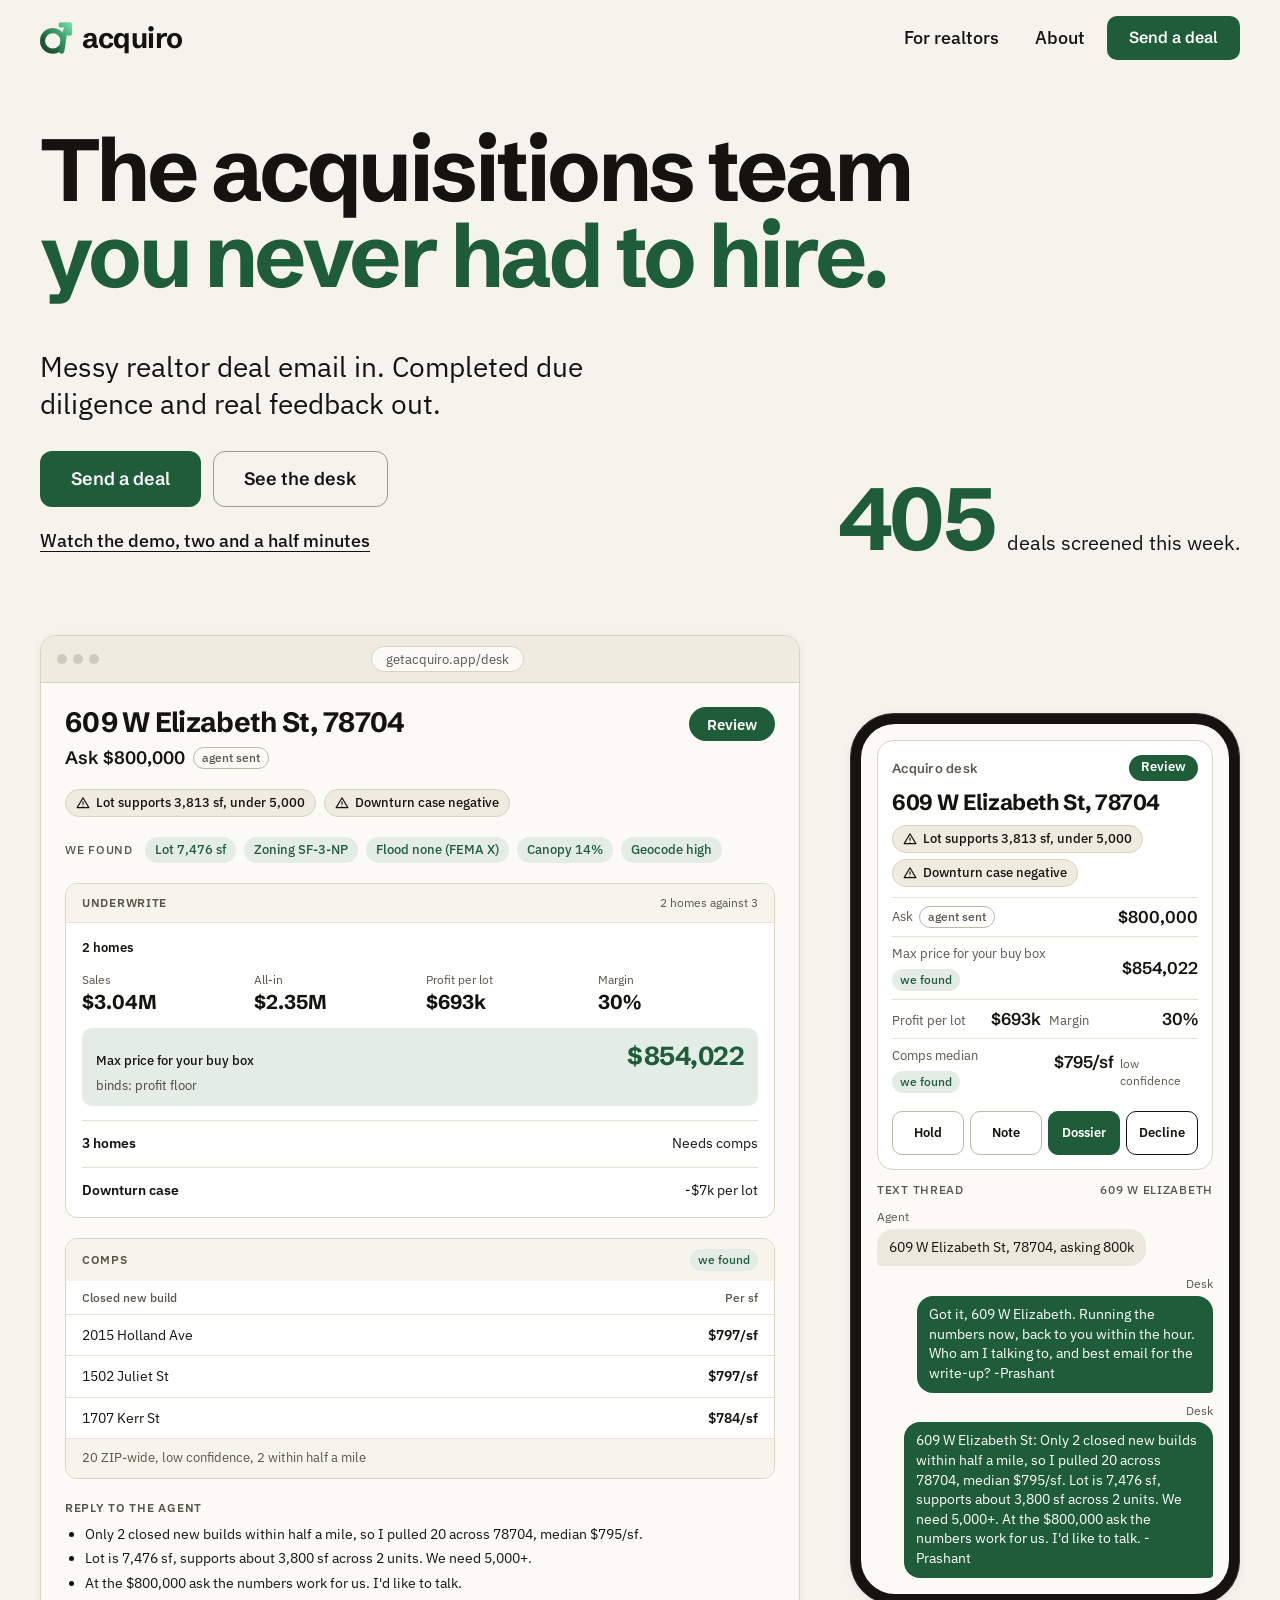
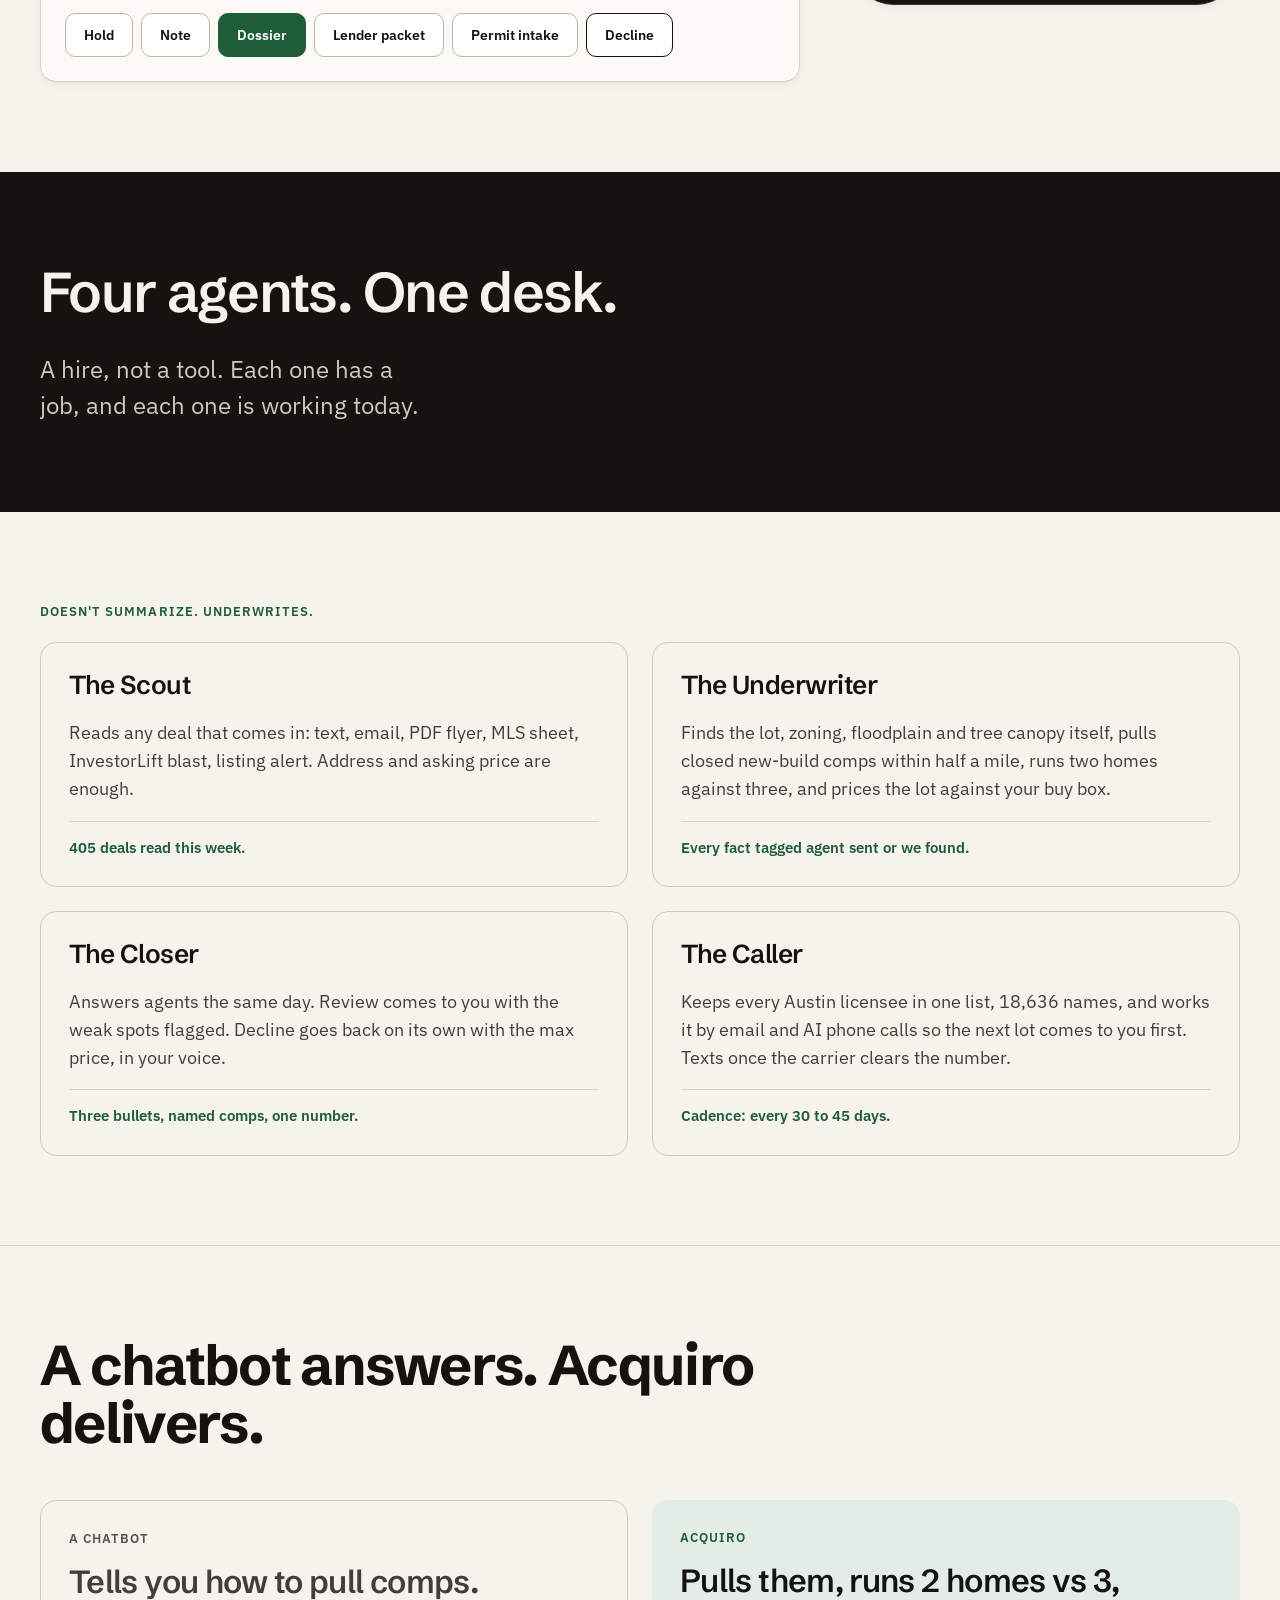
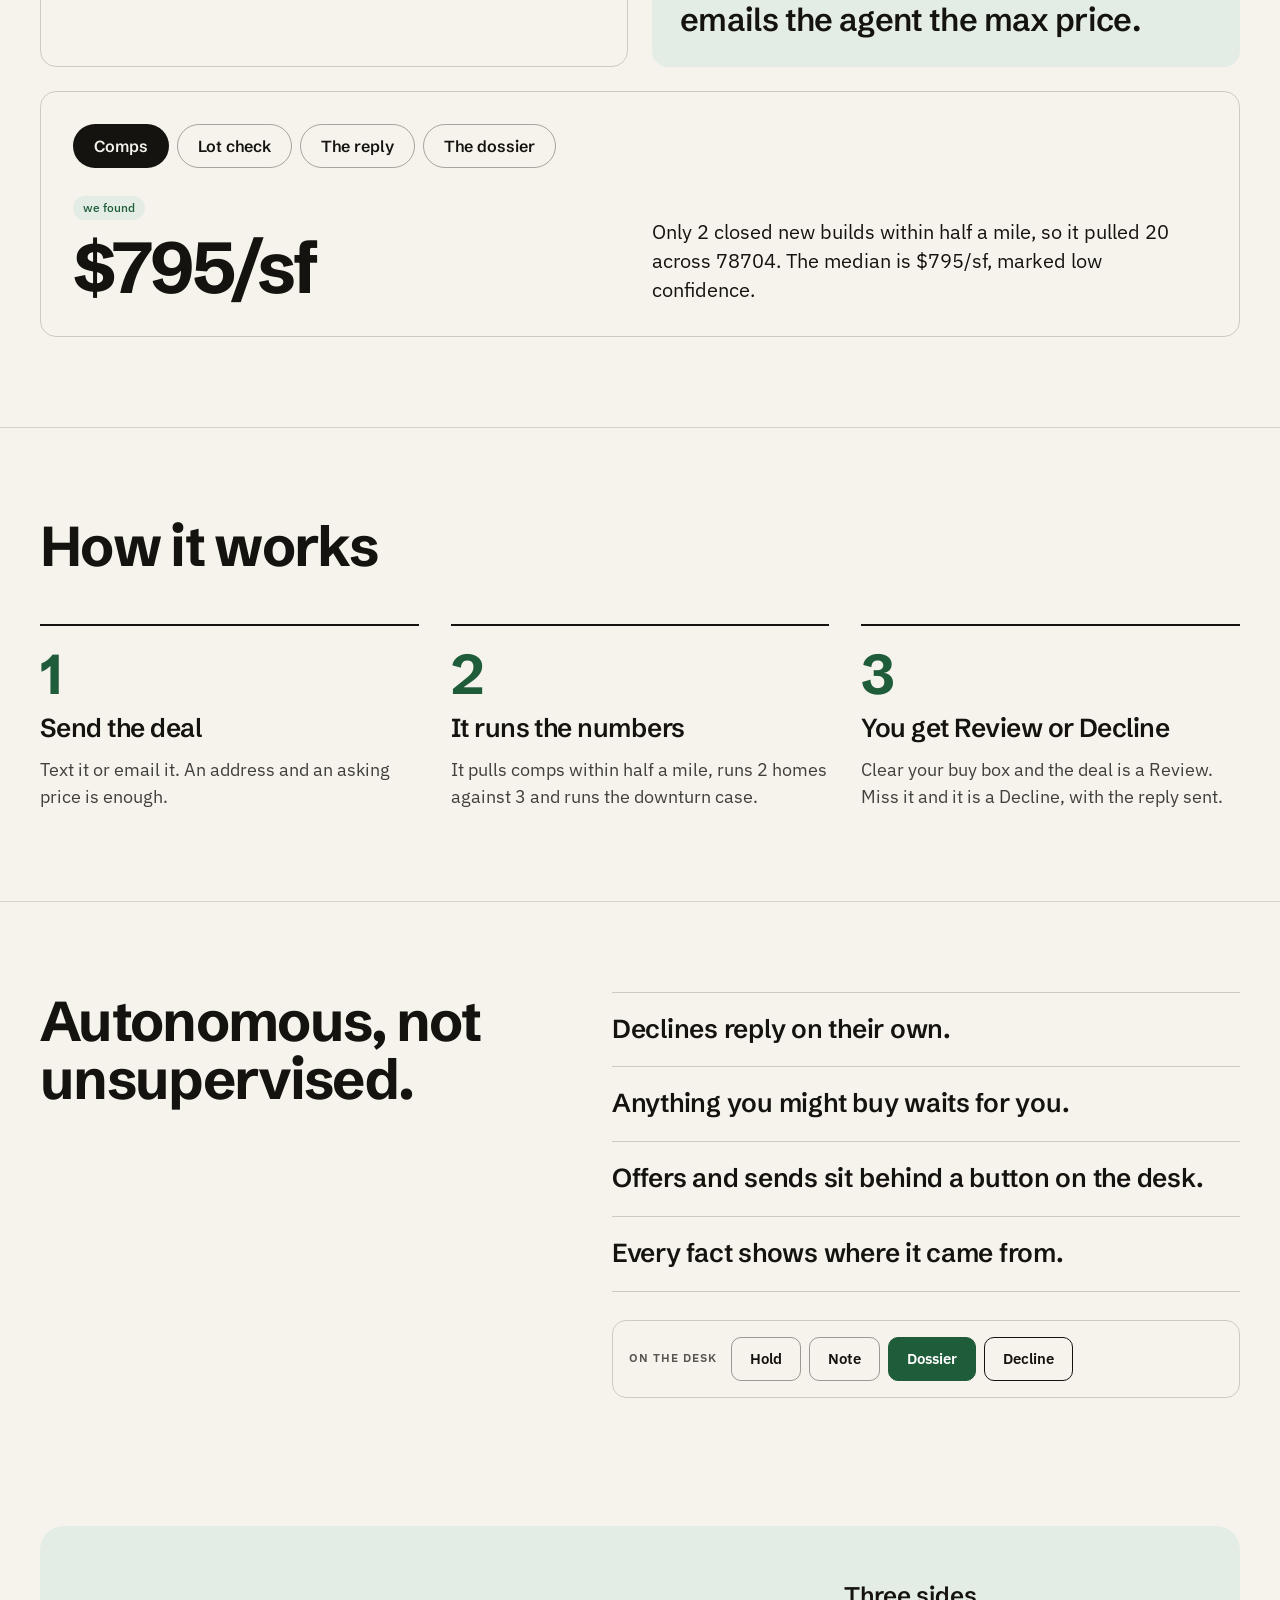
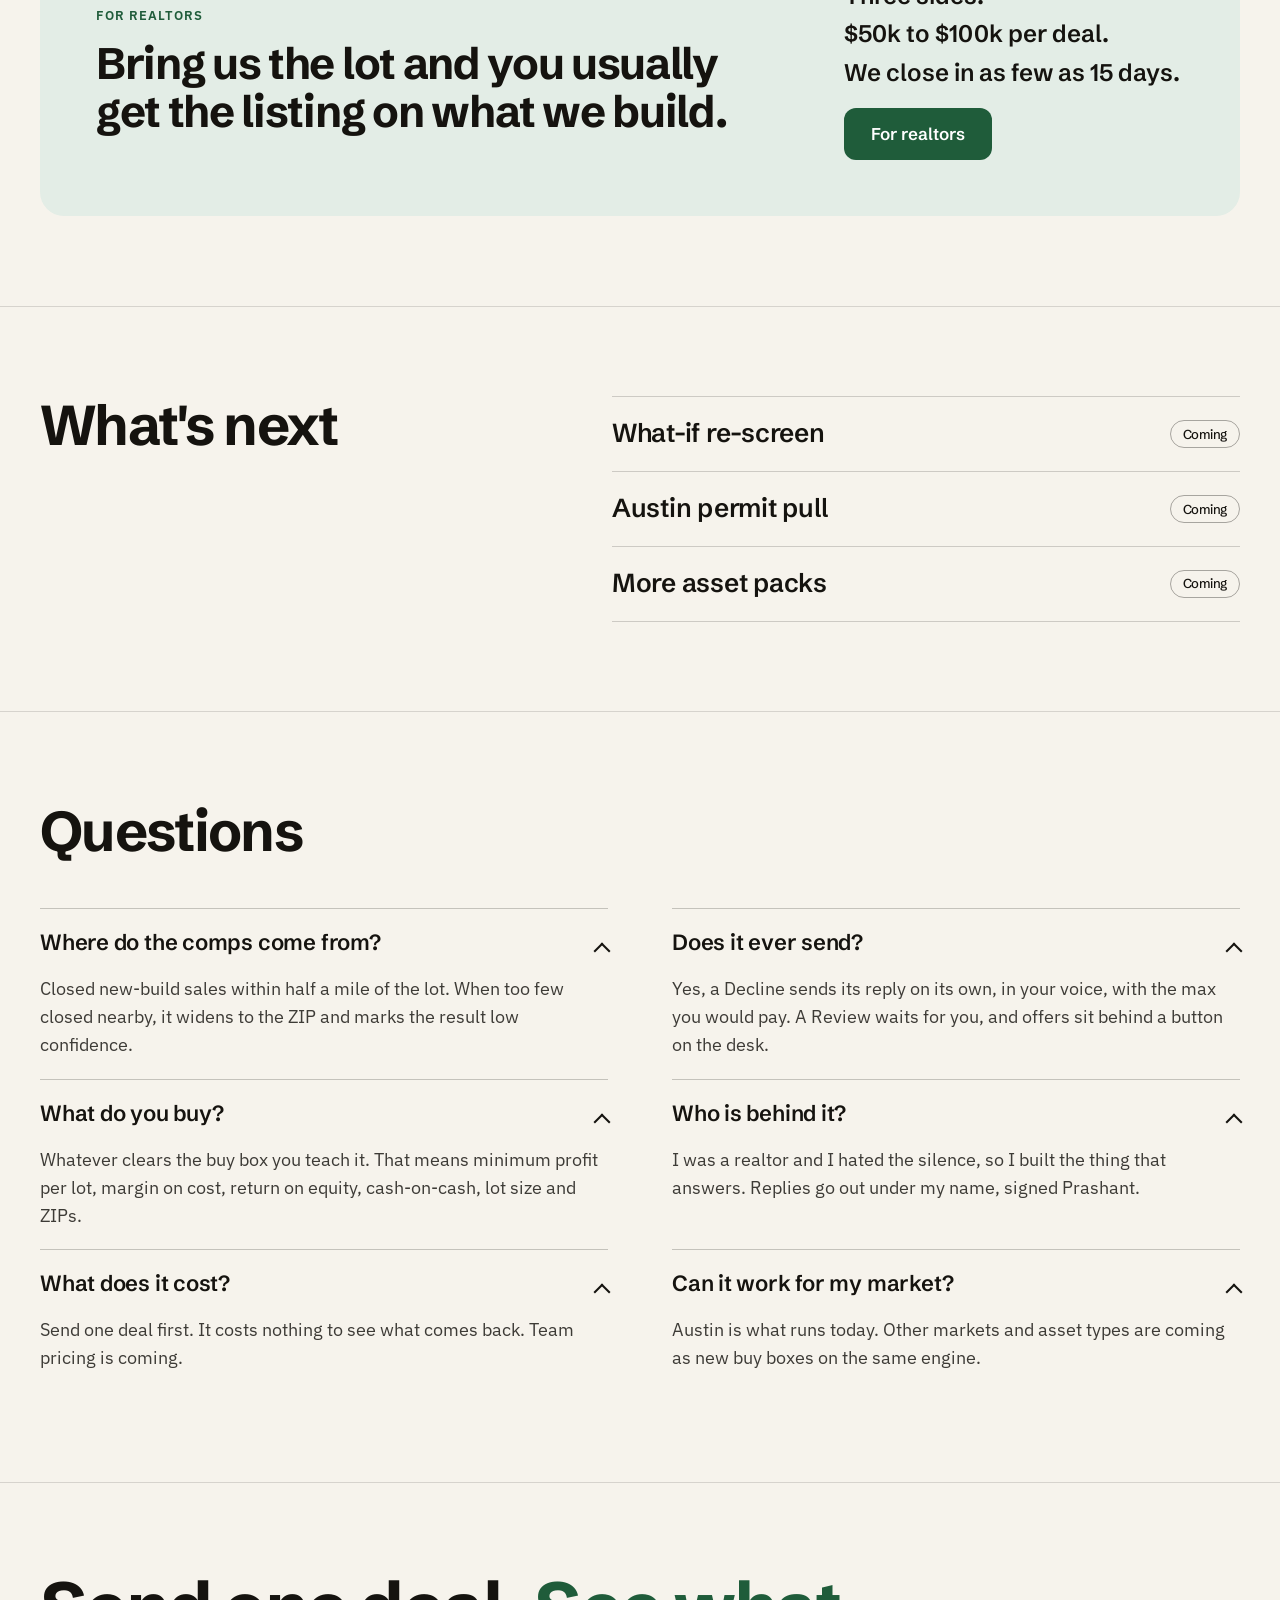
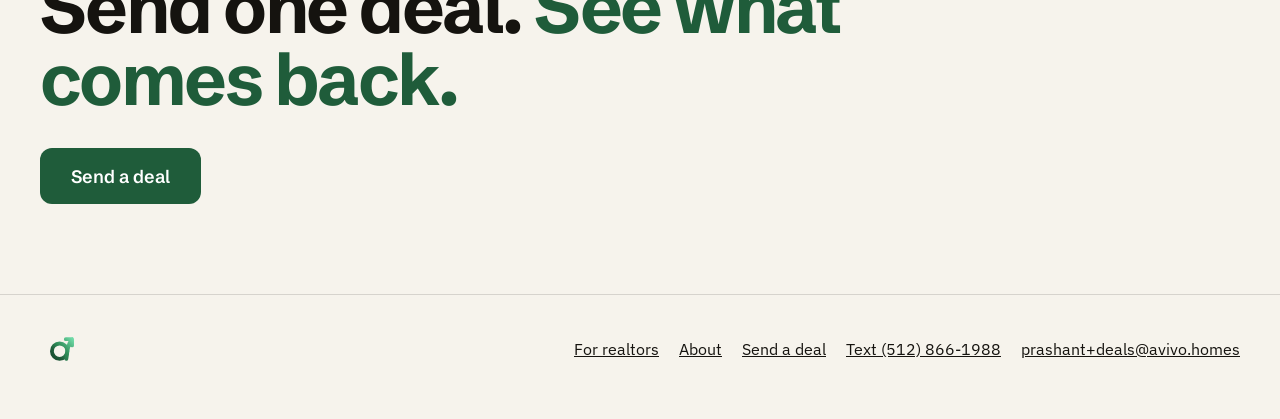
<file: index.html>
<!doctype html>
<html lang="en">
<head>
<meta charset="utf-8">
<meta name="viewport" content="width=device-width, initial-scale=1">
<title>Acquiro | The acquisitions team you never had to hire</title>
<meta name="description" content="Messy realtor deal email in. Completed due diligence and real feedback out.">
<meta name="theme-color" content="#F6F3EC">
<meta name="color-scheme" content="light">
<meta property="og:type" content="website">
<meta property="og:title" content="Acquiro">
<meta property="og:description" content="Messy realtor deal email in. Completed due diligence and real feedback out.">
<meta property="og:image" content="https://getacquiro.app/og.jpg">
<meta property="og:image:width" content="800">
<meta property="og:image:height" content="420">
<meta name="twitter:card" content="summary_large_image">
<meta name="twitter:image" content="https://getacquiro.app/og.jpg">
<link rel="icon" type="image/svg+xml" href="data:image/svg+xml,%3Csvg%20xmlns='http://www.w3.org/2000/svg'%20viewBox='0%201%20100%20100'%3E%3Cdefs%3E%3ClinearGradient%20id='r'%20gradientUnits='userSpaceOnUse'%20x1='8'%20y1='92'%20x2='92'%20y2='8'%3E%3Cstop%20offset='0'%20stop-color='%23174A2E'/%3E%3Cstop%20offset='.25'%20stop-color='%231F5C3A'/%3E%3Cstop%20offset='.5'%20stop-color='%232E8B57'/%3E%3Cstop%20offset='1'%20stop-color='%236FD9A6'/%3E%3C/linearGradient%3E%3ClinearGradient%20id='a'%20gradientUnits='userSpaceOnUse'%20x1='8'%20y1='92'%20x2='92'%20y2='8'%3E%3Cstop%20offset='0'%20stop-color='%231F5C3A'/%3E%3Cstop%20offset='.5'%20stop-color='%232E8B57'/%3E%3Cstop%20offset='1'%20stop-color='%236FD9A6'/%3E%3C/linearGradient%3E%3C/defs%3E%3Cg%20fill='none'%20stroke-width='16'%20stroke-linecap='round'%20stroke-linejoin='round'%3E%3Cpath%20d='M8%2060A32%2032%200%201%201%2072%2060A32%2032%200%201%201%208%2060Z'%20stroke='url(%23r)'/%3E%3Cpath%20d='M68%2092C74%2062%2072%2028%2092%2010M66%2010H92V36'%20stroke='url(%23a)'/%3E%3C/g%3E%3C/svg%3E">
<link rel="stylesheet" href="https://fonts.googleapis.com/css2?family=IBM+Plex+Sans:wght@400;500;600&amp;family=Schibsted+Grotesk:wght@500;600;700&amp;display=swap">
<style>
:root{
  --bg:#F6F3EC;          /* page */
  --ink:#15130F;         /* text */
  --accent:#1F5C3A;      /* the one deep green */
  --tint:#E3EDE6;        /* accent tint */
  --card:#FBFAF6;        /* mockup surface */
  --paper:#FFFFFF;
  --line:#D9D3C4;        /* mockup borders */
  --line-soft:#E6E1D3;
  --head:#F7F4EC;
  --muted:#5A554B;       /* mockup captions, 6:1 on card */
  --chip:#EFEBE0;
  --chip-line:#D8D2C2;
  --bubble:#ECE8DD;
  --stroke:#BDB7A8;      /* decorative chip and button strokes */
  --b14:rgba(21,19,15,.14);
  --b18:rgba(21,19,15,.18);
  --b22:rgba(21,19,15,.22);
  --b35:rgba(21,19,15,.35);
  --b40:rgba(21,19,15,.4);
  --b45:rgba(21,19,15,.45);
  --focus:#2F7D52;
  --err:#9B1C1C;
  --gutter:clamp(16px,4vw,40px);
  --d:'Schibsted Grotesk',system-ui,-apple-system,'Segoe UI',sans-serif;
  --t:'IBM Plex Sans',system-ui,-apple-system,'Segoe UI',sans-serif;
}
*{box-sizing:border-box}
html{-webkit-text-size-adjust:100%}
body{margin:0;background:var(--bg);color:var(--ink);font:400 18px/1.55 var(--t);-webkit-font-smoothing:antialiased}
h1,h2,h3,h4,p,ul,ol,dl,dd,figure{margin:0}
a{color:inherit}
[hidden]{display:none!important}
.d{font-family:var(--d)}
.blk{display:block}
.acc{color:var(--accent)}
.dim{opacity:.8}
a:focus-visible,button:focus-visible,summary:focus-visible,input:focus-visible,textarea:focus-visible{outline:3px solid var(--focus);outline-offset:3px}
.skip{position:absolute;left:16px;top:-120px;z-index:100;display:inline-flex;align-items:center;min-height:44px;padding:0 20px;background:var(--ink);color:#fff;border-radius:999px;text-decoration:none;font-weight:500}
.skip:focus{top:12px}

/* chrome */
.wrap{max-width:1280px;margin:0 auto;padding:0 var(--gutter)}
.top{max-width:1280px;margin:0 auto;padding:16px var(--gutter);display:flex;align-items:center;justify-content:space-between;gap:12px;flex-wrap:wrap}
.brand{--m:28px;display:inline-flex;align-items:center;gap:calc(var(--m)*.3);min-height:44px;text-decoration:none}
.brand .mark{display:block;flex:none;width:var(--m);height:var(--m);overflow:visible}
.brand .word{font:700 calc(var(--m)*.875)/1 var(--d);letter-spacing:-.02em;color:var(--ink)}
@media (min-width:700px){.brand{--m:32px}}
.brand:hover .word{color:var(--accent)}
.nav{display:flex;align-items:center;gap:4px;flex-wrap:wrap}
.nav a{display:inline-flex;align-items:center;min-height:44px;padding:0 12px;font-weight:500;text-decoration:none}
.nav a[aria-current=page]{font-weight:600;text-decoration:underline;text-underline-offset:6px;text-decoration-thickness:2px}
.nav a.cta{justify-content:center;padding:0 20px;border-radius:10px;background:var(--accent);color:#fff;font:600 16px/1.2 var(--d);text-decoration:none}
@media (min-width:700px){.nav{gap:8px}.nav a{padding:0 14px}.nav a.cta{padding:0 22px}}
.foot{border-top:1px solid var(--b14)}
.foot .in{max-width:1280px;margin:0 auto;padding:32px var(--gutter) 48px;display:flex;flex-wrap:wrap;align-items:center;justify-content:space-between;gap:12px 32px}
.foot .brand{--m:24px;min-width:44px;justify-content:center}
.foot nav{display:flex;flex-wrap:wrap;align-items:center;gap:4px 20px;font-size:16px}
.foot nav a{display:inline-flex;align-items:center;min-height:44px}

/* sections and type */
.sec{padding:clamp(56px,7vw,96px) 0}
.rule{border-top:1px solid var(--b14)}
.hero{padding:clamp(24px,4vw,56px) 0 clamp(56px,7vw,96px)}
.h1{font:700 clamp(42px,8.4vw,88px)/.98 var(--d);letter-spacing:-.04em}
.h2{font:700 clamp(34px,5vw,56px)/1.04 var(--d);letter-spacing:-.03em}
.h2.close{font-size:clamp(40px,6.4vw,72px);line-height:1;letter-spacing:-.035em;max-width:900px}
.h3{font:600 26px/1.15 var(--d);letter-spacing:-.02em}
.sub{font-size:clamp(20px,2.3vw,28px);line-height:1.35}
.eyebrow{font-size:13px;font-weight:600;letter-spacing:.08em;text-transform:uppercase;color:var(--accent)}
.btns{display:flex;flex-wrap:wrap;gap:12px}
.btn{display:inline-flex;align-items:center;justify-content:center;min-height:56px;padding:0 30px;border:1px solid transparent;border-radius:12px;font:600 18px/1.2 var(--d);text-decoration:none;cursor:pointer;transition:opacity .15s}
.btn:hover{opacity:.86}
.btn-solid{background:var(--accent);color:#fff}
.btn-line{background:transparent;color:inherit;border-color:var(--b40)}
.btn-md{min-height:52px;padding:0 26px;font-size:17px}
.btn-sm{min-height:48px;padding:0 22px;font-size:16px;border-radius:10px}
.grid{display:grid;grid-template-columns:repeat(auto-fit,minmax(min(var(--min,320px),100%),1fr));gap:var(--gap,24px);margin-top:clamp(32px,4vw,48px)}
.card{border:1px solid var(--b18);border-radius:16px;padding:28px;display:flex;flex-direction:column;gap:18px}
.pills{display:flex;flex-wrap:wrap;gap:6px}
.pill{display:inline-flex;align-items:center;min-height:28px;padding:0 12px;border:1px solid var(--b35);border-radius:999px;font-size:14px}
.pill.on{padding:0 14px;border-color:transparent;background:var(--accent);color:#fff;font-weight:600}
.pill.off{padding:0 14px;border-color:currentColor;font-weight:600}
.num{font:700 56px/1 var(--d);letter-spacing:-.04em;color:var(--accent)}
.rowlist{list-style:none;padding:0;margin:0}
.rowlist li{padding:20px 0;border-top:1px solid var(--b18);font:600 clamp(20px,2.2vw,26px)/1.3 var(--d);letter-spacing:-.01em}
.rowlist li:last-child{border-bottom:1px solid var(--b18)}
.split{display:flex;flex-wrap:wrap;gap:32px 64px;align-items:flex-start}
.split>h2{flex:1 1 320px}
.split>.rowlist,.split>dl{flex:1 1 440px;min-width:0}
.cta-row{display:flex;flex-direction:column;align-items:flex-start;gap:32px}

/* chips and flags */
.tag{display:inline-flex;align-items:center;min-height:22px;padding:0 8px;border-radius:999px;font-size:12px;font-weight:500;line-height:1;white-space:nowrap}
.tag.t24{min-height:24px;padding:0 10px}
.tag.sent{border:1px solid var(--stroke);color:var(--muted)}
.tag.pg{border:1px solid var(--b35);color:inherit}
.tag.found{background:var(--tint);color:var(--accent)}
.flag{display:inline-flex;align-items:center;gap:6px;min-height:28px;padding:4px 10px;border-radius:999px;background:var(--chip);border:1px solid var(--chip-line);color:var(--ink);font-size:13px;font-weight:500;line-height:1.2}
.flag svg{flex:none}
.fact{display:inline-flex;align-items:center;min-height:26px;padding:0 10px;border-radius:999px;background:var(--tint);color:var(--accent);font-size:13px;font-weight:500;white-space:nowrap}

/* mockups (drawn in markup, no images) */
.shots{display:flex;flex-direction:row-reverse;flex-wrap:wrap;justify-content:center;align-items:flex-start;gap:50px;margin-top:clamp(40px,6vw,72px)}
.phone{flex:0 1 390px;width:100%;max-width:390px;align-self:center;background:#15130F;border:1px solid #3A362E;border-radius:44px;padding:10px;box-shadow:0 2px 8px rgba(0,0,0,.06)}
.screen{background:var(--card);color:var(--ink);border-radius:34px;overflow:hidden;font:400 14px/1.4 var(--t)}
.scr{display:flex;flex-direction:column;gap:12px;padding:16px}
.mcard{display:flex;flex-direction:column;gap:10px;padding:14px;border:1px solid var(--line);border-radius:16px;background:var(--paper)}
.mhead{display:flex;align-items:center;justify-content:space-between;gap:8px}
.mname{font:600 13px var(--d);color:var(--muted);letter-spacing:.02em}
.verdict{display:inline-flex;align-items:center;min-height:26px;padding:0 12px;border-radius:999px;background:var(--accent);color:#fff;font-size:13px;font-weight:600}
.maddr{font:700 22px/1.1 var(--d);letter-spacing:-.02em}
.flags{display:flex;flex-wrap:wrap;gap:6px}
.rows{display:flex;flex-direction:column}
.row{display:flex;align-items:center;justify-content:space-between;gap:8px;padding:8px 0;border-top:1px solid var(--line-soft)}
.rl{display:flex;align-items:center;flex-wrap:wrap;gap:6px;color:var(--muted);font-size:13px}
.rv{font:600 17px var(--d)}
.row2{display:grid;grid-template-columns:repeat(2,minmax(0,1fr));gap:8px;padding:8px 0;border-top:1px solid var(--line-soft)}
.row2>div{display:flex;align-items:baseline;justify-content:space-between;gap:6px}
.row2 .rl{font-size:13px}
.small{color:var(--muted);font-size:12px}
.acts{display:grid;grid-template-columns:repeat(4,minmax(0,1fr));gap:6px}
.mbtn{display:inline-flex;align-items:center;justify-content:center;min-height:44px;padding:0 4px;border:1px solid var(--stroke);border-radius:10px;background:var(--paper);color:var(--ink);font-size:13px;font-weight:600}
.mbtn.go{border-color:var(--accent);background:var(--accent);color:#fff}
.mbtn.no{border-color:var(--ink)}
.thread-h{display:flex;align-items:center;justify-content:space-between;gap:8px;color:var(--muted);font-size:12px;font-weight:500;letter-spacing:.06em;text-transform:uppercase}
.thread{display:flex;flex-direction:column;gap:10px}
.msg{display:flex;flex-direction:column;align-items:flex-start;gap:3px}
.msg.me{align-items:flex-end}
.who{font-size:12px;color:var(--muted)}
.bub{max-width:88%;padding:9px 12px;border-radius:16px 16px 16px 4px;background:var(--bubble);font-size:14px}
.msg.me .bub{background:var(--accent);color:#fff;border-radius:16px 16px 4px 16px}
.bub.w{max-width:92%}
.dframe{flex:1 1 520px;max-width:760px;min-width:0;border:1px solid var(--line);border-radius:16px;overflow:hidden;background:var(--card);color:var(--ink);box-shadow:0 2px 8px rgba(0,0,0,.06);font:400 14px/1.45 var(--t)}
.dbar{display:flex;align-items:center;gap:12px;padding:10px 16px;background:var(--chip);border-bottom:1px solid var(--line)}
.dots{display:flex;gap:6px}
.dots span{width:10px;height:10px;border-radius:50%;background:#CFC9BA}
.url{flex:1;min-width:0;display:flex;justify-content:center}
.url span{max-width:100%;padding:3px 14px;border:1px solid var(--line);border-radius:999px;background:var(--card);color:var(--muted);font-size:12.5px;white-space:nowrap;overflow:hidden;text-overflow:ellipsis}
.dbody{display:flex;flex-direction:column;gap:20px;padding:24px}
.dtop{display:flex;flex-wrap:wrap;align-items:flex-start;justify-content:space-between;gap:12px}
.dtop>div{min-width:0}
.daddr{font:700 28px/1.1 var(--d);letter-spacing:-.025em}
.dask{display:flex;align-items:center;flex-wrap:wrap;gap:8px;margin-top:8px}
.dask b{font:600 18px var(--d)}
.dverdict{display:inline-flex;align-items:center;min-height:34px;padding:0 18px;border-radius:999px;background:var(--accent);color:#fff;font-size:15px;font-weight:600}
.dflags{display:flex;flex-wrap:wrap;gap:8px}
.dfound{display:flex;flex-wrap:wrap;align-items:center;gap:8px}
.dfound .lab,.cap{margin-right:4px;color:var(--muted);font-size:12px;font-weight:500;letter-spacing:.06em;text-transform:uppercase}
.panel{border:1px solid var(--line);border-radius:12px;background:var(--paper);overflow:hidden}
.phead{display:flex;align-items:center;justify-content:space-between;gap:8px;padding:10px 16px;background:var(--head)}
.phead.ln{border-bottom:1px solid var(--line-soft)}
.phead .cap{margin:0;font-weight:600}
.pbody{display:flex;flex-direction:column;gap:14px;padding:16px}
.stats{display:grid;grid-template-columns:repeat(auto-fit,minmax(min(120px,100%),1fr));gap:12px}
.stats .small{font-size:12px}
.stat{font:700 20px var(--d)}
.maxbox{display:flex;flex-wrap:wrap;align-items:baseline;justify-content:space-between;gap:4px 16px;padding:12px 14px;border-radius:10px;background:var(--tint)}
.maxbox .l{font-size:13px;font-weight:500}
.maxbox .v{font:700 26px var(--d);letter-spacing:-.02em;color:var(--accent)}
.maxbox .n{flex-basis:100%;font-size:12.5px;color:#4A463D}
.kv{display:flex;justify-content:space-between;gap:12px;padding-top:12px;border-top:1px solid var(--line-soft)}
.kv b{font-weight:600}
.tbl{overflow-x:auto}
.tbl table{width:100%;border-collapse:collapse;font-size:14px}
.tbl th{padding:8px 16px;font-size:12px;font-weight:500;color:var(--muted)}
.tbl td{padding:10px 16px}
.tbl tr{border-top:1px solid var(--line-soft)}
.tbl thead tr{border-top:0}
.tbl .r{text-align:right}
.tbl .l{text-align:left}
.tbl td.r{font-weight:600}
.tbl tfoot td{background:var(--head);font-size:13px;color:var(--muted)}
.replyh{color:var(--muted);font-size:12px;font-weight:600;letter-spacing:.06em;text-transform:uppercase}
.dframe ul{margin:8px 0 0;padding-left:20px;font-size:14px}
.dframe li+li{margin-top:4px}
.dacts{display:flex;flex-wrap:wrap;gap:8px}
.dacts .mbtn{padding:0 18px;font-size:14px}

/* tabs and panels */
.cmp{display:grid;grid-template-columns:repeat(auto-fit,minmax(min(380px,100%),1fr));gap:24px;margin-top:clamp(32px,4vw,48px)}
.cmp>div{display:flex;flex-direction:column;gap:14px;padding:28px;border-radius:16px}
.cmp .a{border:1px solid var(--b18)}
.cmp .a .lab{opacity:.7}
.cmp .a .say{opacity:.8}
.cmp .b{background:var(--tint)}
.cmp .lab{font-size:13px;font-weight:600;letter-spacing:.08em;text-transform:uppercase}
.cmp .b .lab{color:var(--accent)}
.cmp .say{font:600 clamp(24px,2.6vw,32px)/1.2 var(--d);letter-spacing:-.02em}
.tabbox{margin-top:24px;padding:clamp(20px,3vw,32px);border:1px solid var(--b18);border-radius:16px}
.tablist{display:none;flex-wrap:wrap;gap:8px}
.js .tablist{display:flex}
.tab{min-height:44px;padding:0 20px;border:1px solid var(--b35);border-radius:999px;background:transparent;color:inherit;font:600 16px/1.2 var(--d);cursor:pointer}
.tab[aria-selected=true]{background:var(--ink);color:var(--bg)}
.tp{display:grid;grid-template-columns:repeat(auto-fit,minmax(min(260px,100%),1fr));gap:24px;align-items:end;margin-top:28px}
.tp .lead{display:flex;flex-direction:column;align-items:flex-start;gap:12px}
.tp .big{font:700 clamp(48px,6vw,72px)/1 var(--d);letter-spacing:-.04em}
.tp .big.sm{font-size:clamp(40px,5vw,60px)}
.tp p.say{font-size:20px;line-height:1.45;max-width:560px}
.tp+.tp{border-top:1px solid var(--b14);padding-top:28px}
.js .tp+.tp{border-top:0;padding-top:0}

/* the home sections */
.band{background:var(--ink);color:var(--bg);padding:clamp(56px,7vw,96px) 0}
.band .big{max-width:1000px;font:600 clamp(28px,4.4vw,56px)/1.1 var(--d);letter-spacing:-.03em;text-wrap:balance}
.band .small2{max-width:720px;margin-top:28px;font-size:clamp(18px,2vw,24px);line-height:1.5;opacity:.82;text-wrap:balance}
.eyebrow+.grid{margin-top:20px}
.agents{--min:440px}
.aproof{margin-top:auto;padding-top:16px;border-top:1px solid var(--b14);font-size:15px;font-weight:600;line-height:1.35;color:var(--accent)}
.herorow{display:flex;flex-wrap:wrap;align-items:flex-end;justify-content:space-between;gap:32px;margin-top:clamp(28px,4vw,48px)}
.herocopy{flex:1 1 420px;max-width:660px}
.herocopy .btns{margin-top:28px}
.textlink{display:inline-flex;align-items:center;min-height:44px;font-weight:500;text-decoration:underline;text-underline-offset:4px;text-decoration-thickness:1px}
.textlink:hover{text-decoration-thickness:2px}
.herocopy .textlink{margin-top:12px}
.proof{display:flex;align-items:baseline;gap:14px;flex-wrap:wrap;font-size:20px}
.proof .n{font:700 clamp(56px,7vw,88px)/1 var(--d);letter-spacing:-.04em;color:var(--accent)}
.ca{display:flex;flex-direction:column;gap:8px}
.ca .r1{display:flex;align-items:center;justify-content:space-between;gap:8px;padding-bottom:8px;border-bottom:1px solid var(--b14);font-size:15px}
.ca .r2{display:flex;align-items:center;justify-content:space-between;gap:8px;font-size:15px}
.steps{list-style:none;padding:0;margin:clamp(32px,4vw,48px) 0 0;display:grid;grid-template-columns:repeat(auto-fit,minmax(min(300px,100%),1fr));gap:32px}
.steps li{display:flex;flex-direction:column;gap:12px;padding-top:20px;border-top:2px solid currentColor}
.ondesk{display:flex;flex-wrap:wrap;align-items:center;gap:8px;margin-top:28px;padding:16px;border:1px solid var(--b18);border-radius:14px}
.ondesk .cap{margin-right:6px;color:inherit;opacity:.7;font-weight:600;letter-spacing:.08em}
.ondesk .mbtn{padding:0 18px;font-size:15px;background:transparent;color:inherit;border-color:var(--b40)}
.ondesk .mbtn.go{background:var(--accent);border-color:var(--accent);color:#fff}
.ondesk .mbtn.no{border-color:currentColor}
.strip{background:var(--tint);border-radius:24px;padding:clamp(28px,5vw,56px);display:flex;flex-wrap:wrap;gap:32px 48px;align-items:center;justify-content:space-between}
.strip .l{flex:1 1 420px;max-width:680px}
.strip .l h2{margin-top:12px;font:700 clamp(28px,3.6vw,44px)/1.1 var(--d);letter-spacing:-.03em}
.strip .r{flex:0 1 340px;display:flex;flex-direction:column;align-items:flex-start;gap:10px}
.strip .r p{font:600 24px/1.2 var(--d)}
.strip .r .btn{margin-top:10px}
.next li{display:flex;align-items:center;justify-content:space-between;gap:16px}
.next .pill{font-size:13px;font-weight:500}
.faq{display:grid;grid-template-columns:repeat(auto-fit,minmax(min(420px,100%),1fr));gap:0 64px;margin-top:clamp(32px,4vw,48px)}
.faq.one{grid-template-columns:minmax(0,820px)}
details.q{padding:12px 0 20px;border-top:1px solid var(--b22)}
details.q summary{display:flex;align-items:flex-start;justify-content:space-between;gap:16px;min-height:44px;padding-top:8px;list-style:none;cursor:pointer}
details.q summary::-webkit-details-marker{display:none}
details.q summary::after{content:"";flex:none;width:10px;height:10px;margin-top:12px;border-right:2px solid currentColor;border-bottom:2px solid currentColor;transform:rotate(45deg)}
details.q[open] summary::after{transform:rotate(-135deg);margin-top:16px}
details.q h3{font:600 22px/1.25 var(--d);letter-spacing:-.01em}
details.q p{margin-top:10px;opacity:.82}

@media (prefers-reduced-motion:reduce){.btn{transition:none}}
</style>
<script>document.documentElement.className+=' js'</script>
</head>
<body>
<a class="skip" href="#main">Skip to content</a>
<header>
<div class="top">
<a class="brand" href="index.html" aria-label="Acquiro home">
<svg class="mark" viewBox="0 1 100 100" aria-hidden="true" focusable="false"><defs><linearGradient id="mk-index-h-ring" gradientUnits="userSpaceOnUse" x1="8" y1="92" x2="92" y2="8"><stop offset="0" stop-color="#174A2E"/><stop offset=".25" stop-color="#1F5C3A"/><stop offset=".5" stop-color="#2E8B57"/><stop offset="1" stop-color="#6FD9A6"/></linearGradient><linearGradient id="mk-index-h-arrow" gradientUnits="userSpaceOnUse" x1="8" y1="92" x2="92" y2="8"><stop offset="0" stop-color="#1F5C3A"/><stop offset=".5" stop-color="#2E8B57"/><stop offset="1" stop-color="#6FD9A6"/></linearGradient></defs><g fill="none" stroke-width="16" stroke-linecap="round" stroke-linejoin="round"><path d="M8 60A32 32 0 1 1 72 60A32 32 0 1 1 8 60Z" stroke="url(#mk-index-h-ring)"/><path d="M68 92C74 62 72 28 92 10M66 10H92V36" stroke="url(#mk-index-h-arrow)"/></g></svg>
<span class="word">acquiro</span>
</a>
<nav class="nav" aria-label="Main">
<a href="realtors.html">For realtors</a>
<a href="about.html">About</a>
<a class="cta" href="submit.html">Send a deal</a>
</nav>
</div>
</header>

<main id="main">

<section class="hero">
<div class="wrap">
<h1 class="h1">
<span class="blk">The acquisitions team</span>
<span class="blk acc">you never had to hire.</span>
</h1>
<div class="herorow">
<div class="herocopy">
<p class="sub">Messy realtor deal email in. Completed due diligence and real feedback out.</p>
<div class="btns">
<a class="btn btn-solid" href="submit.html">Send a deal</a>
<a class="btn btn-line" href="#desk">See the desk</a>
</div>
<a class="textlink" href="about.html">Watch the demo, two and a half minutes</a>
</div>
<p class="proof"><span class="n">405</span><span>deals screened this week.</span></p>
</div>
<div class="shots">
<div class="phone" role="img" aria-label="Phone showing the desk card and the text thread for 609 W Elizabeth St, 78704. The card says Review with 2 flags: the lot supports 3,813 sf, under 5,000, and the downturn case is negative. Ask is $800,000, sent by the agent. Max price for your buy box is $854,022. The thread: the agent texts the address and asking 800k, the desk answers that it is running the numbers, then sends its reply: at the $800,000 ask the numbers work for us.">
<div class="screen"><div class="scr">
<div class="mcard">
<div class="mhead"><span class="mname">Acquiro desk</span><span class="verdict">Review</span></div>
<div class="maddr">609 W Elizabeth St, 78704</div>
<div class="flags"><span class="flag"><svg width="14" height="14" viewBox="0 0 24 24" fill="none" stroke="currentColor" stroke-width="2" stroke-linecap="round" stroke-linejoin="round" aria-hidden="true"><path d="M12 3 2 20h20L12 3z"/><path d="M12 10v4"/><path d="M12 17.5v.01"/></svg>Lot supports 3,813 sf, under 5,000</span><span class="flag"><svg width="14" height="14" viewBox="0 0 24 24" fill="none" stroke="currentColor" stroke-width="2" stroke-linecap="round" stroke-linejoin="round" aria-hidden="true"><path d="M12 3 2 20h20L12 3z"/><path d="M12 10v4"/><path d="M12 17.5v.01"/></svg>Downturn case negative</span></div>
<div class="rows">
<div class="row"><span class="rl">Ask <span class="tag sent">agent sent</span></span><span class="rv">$800,000</span></div>
<div class="row"><span class="rl">Max price for your buy box <span class="tag found">we found</span></span><span class="rv">$854,022</span></div>
<div class="row2"><div><span class="rl">Profit per lot</span><span class="rv">$693k</span></div><div><span class="rl">Margin</span><span class="rv">30%</span></div></div>
<div class="row"><span class="rl">Comps median <span class="tag found">we found</span></span><span style="display:flex;align-items:baseline;gap:6px"><span class="rv">$795/sf</span><span class="small">low confidence</span></span></div>
</div>
<div class="acts"><span class="mbtn">Hold</span><span class="mbtn">Note</span><span class="mbtn go">Dossier</span><span class="mbtn no">Decline</span></div>
</div>
<div class="thread">
<div class="thread-h"><span>Text thread</span><span>609 W Elizabeth</span></div>
<div class="msg"><span class="who">Agent</span><p class="bub">609 W Elizabeth St, 78704, asking 800k</p></div>
<div class="msg me"><span class="who">Desk</span><p class="bub">Got it, 609 W Elizabeth. Running the numbers now, back to you within the hour. Who am I talking to, and best email for the write-up? -Prashant</p></div>
<div class="msg me"><span class="who">Desk</span><p class="bub w">609 W Elizabeth St: Only 2 closed new builds within half a mile, so I pulled 20 across 78704, median $795/sf. Lot is 7,476 sf, supports about 3,800 sf across 2 units. We need 5,000+. At the $800,000 ask the numbers work for us. I'd like to talk. -Prashant</p></div>
</div>
</div></div>
</div>
<div class="dframe" role="img" aria-label="Browser window showing the Acquiro desk page for 609 W Elizabeth St, 78704. Review, ask $800,000, 2 flags. Facts found: lot 7,476 sf, zoning SF-3-NP, flood none, canopy 14%, geocode high. Underwrite for 2 homes against 3: sales $3.04M, all-in $2.35M, profit per lot $693k, margin 30%, max price for your buy box $854,022. Three closed new-build comps, median $795 a foot, low confidence. The reply to the agent and the buttons Hold, Note, Dossier, Lender packet, Permit intake and Decline.">
<div class="dbar"><div class="dots"><span></span><span></span><span></span></div><div class="url"><span>getacquiro.app/desk</span></div></div>
<div class="dbody">
<div class="dtop">
<div><div class="daddr">609 W Elizabeth St, 78704</div><p class="dask"><b>Ask $800,000</b><span class="tag sent">agent sent</span></p></div>
<span class="dverdict">Review</span>
</div>
<div class="dflags"><span class="flag"><svg width="14" height="14" viewBox="0 0 24 24" fill="none" stroke="currentColor" stroke-width="2" stroke-linecap="round" stroke-linejoin="round" aria-hidden="true"><path d="M12 3 2 20h20L12 3z"/><path d="M12 10v4"/><path d="M12 17.5v.01"/></svg>Lot supports 3,813 sf, under 5,000</span><span class="flag"><svg width="14" height="14" viewBox="0 0 24 24" fill="none" stroke="currentColor" stroke-width="2" stroke-linecap="round" stroke-linejoin="round" aria-hidden="true"><path d="M12 3 2 20h20L12 3z"/><path d="M12 10v4"/><path d="M12 17.5v.01"/></svg>Downturn case negative</span></div>
<div class="dfound"><span class="lab">We found</span><span class="fact">Lot 7,476 sf</span><span class="fact">Zoning SF-3-NP</span><span class="fact">Flood none (FEMA X)</span><span class="fact">Canopy 14%</span><span class="fact">Geocode high</span></div>
<div class="panel">
<div class="phead ln"><span class="cap">Underwrite</span><span class="small">2 homes against 3</span></div>
<div class="pbody">
<p style="font-size:13px;font-weight:600">2 homes</p>
<div class="stats">
<div><p class="small">Sales</p><p class="stat">$3.04M</p></div>
<div><p class="small">All-in</p><p class="stat">$2.35M</p></div>
<div><p class="small">Profit per lot</p><p class="stat">$693k</p></div>
<div><p class="small">Margin</p><p class="stat">30%</p></div>
</div>
<div class="maxbox"><span class="l">Max price for your buy box</span><span class="v">$854,022</span><span class="n">binds: profit floor</span></div>
<div class="kv"><b>3 homes</b><span>Needs comps</span></div>
<div class="kv"><b>Downturn case</b><span>-$7k per lot</span></div>
</div>
</div>
<div class="panel">
<div class="phead"><span class="cap">Comps</span><span class="tag found">we found</span></div>
<div class="tbl"><table>
<thead><tr><th scope="col" class="l">Closed new build</th><th scope="col" class="r">Per sf</th></tr></thead>
<tbody><tr><td class="l">2015 Holland Ave</td><td class="r">$797/sf</td></tr><tr><td class="l">1502 Juliet St</td><td class="r">$797/sf</td></tr><tr><td class="l">1707 Kerr St</td><td class="r">$784/sf</td></tr></tbody>
<tfoot><tr><td colspan="2">20 ZIP-wide, low confidence, 2 within half a mile</td></tr></tfoot>
</table></div>
</div>
<div>
<p class="replyh">Reply to the agent</p>
<ul>
<li>Only 2 closed new builds within half a mile, so I pulled 20 across 78704, median $795/sf.</li>
<li>Lot is 7,476 sf, supports about 3,800 sf across 2 units. We need 5,000+.</li>
<li>At the $800,000 ask the numbers work for us. I'd like to talk.</li>
</ul>
</div>
<div class="dacts"><span class="mbtn">Hold</span><span class="mbtn">Note</span><span class="mbtn go">Dossier</span><span class="mbtn">Lender packet</span><span class="mbtn">Permit intake</span><span class="mbtn no">Decline</span></div>
</div>
</div>
</div>
</div>
</section>

<section class="band">
<div class="wrap">
<h2 class="big">Four agents. One desk.</h2>
<p class="small2">A hire, not a tool. Each one has a job, and each one is working today.</p>
</div>
</section>

<section class="sec" id="agents">
<div class="wrap">
<p class="eyebrow">Doesn't summarize. Underwrites.</p>
<div class="grid agents">
<article class="card">
<h3 class="h3">The Scout</h3>
<p class="dim">Reads any deal that comes in: text, email, PDF flyer, MLS sheet, InvestorLift blast, listing alert. Address and asking price are enough.</p>
<p class="aproof">405 deals read this week.</p>
</article>
<article class="card">
<h3 class="h3">The Underwriter</h3>
<p class="dim">Finds the lot, zoning, floodplain and tree canopy itself, pulls closed new-build comps within half a mile, runs two homes against three, and prices the lot against your buy box.</p>
<p class="aproof">Every fact tagged agent sent or we found.</p>
</article>
<article class="card">
<h3 class="h3">The Closer</h3>
<p class="dim">Answers agents the same day. Review comes to you with the weak spots flagged. Decline goes back on its own with the max price, in your voice.</p>
<p class="aproof">Three bullets, named comps, one number.</p>
</article>
<article class="card">
<h3 class="h3">The Caller</h3>
<p class="dim">Keeps every Austin licensee in one list, 18,636 names, and works it by email and AI phone calls so the next lot comes to you first. Texts once the carrier clears the number.</p>
<p class="aproof">Cadence: every 30 to 45 days.</p>
</article>
</div>
</div>
</section>

<section class="sec rule">
<div class="wrap">
<h2 class="h2" style="max-width:900px">A chatbot answers. Acquiro delivers.</h2>
<div class="cmp">
<div class="a"><p class="lab">A chatbot</p><p class="say d">Tells you how to pull comps.</p></div>
<div class="b"><p class="lab">Acquiro</p><p class="say d">Pulls them, runs 2 homes vs 3, emails the agent the max price.</p></div>
</div>
<div class="tabbox">
<div class="tablist" role="tablist" aria-label="What Acquiro does with a deal">
<button type="button" class="tab" role="tab" id="tab-comps" aria-controls="panel-comps" aria-selected="true">Comps</button>
<button type="button" class="tab" role="tab" id="tab-lot" aria-controls="panel-lot" aria-selected="false" tabindex="-1">Lot check</button>
<button type="button" class="tab" role="tab" id="tab-reply" aria-controls="panel-reply" aria-selected="false" tabindex="-1">The reply</button>
<button type="button" class="tab" role="tab" id="tab-dossier" aria-controls="panel-dossier" aria-selected="false" tabindex="-1">The dossier</button>
</div>
<div class="tp" id="panel-comps" role="tabpanel" aria-labelledby="tab-comps">
<div class="lead"><span class="tag t24 found">we found</span><p class="big d">$795/sf</p></div>
<p class="say">Only 2 closed new builds within half a mile, so it pulled 20 across 78704. The median is $795/sf, marked low confidence.</p>
</div>
<div class="tp" id="panel-lot" role="tabpanel" aria-labelledby="tab-lot">
<div class="lead"><span class="tag t24 found">we found</span><p class="big d">7,476 sf</p></div>
<p class="say">The lot supports about 3,800 sf across 2 units. The buy box needs 5,000+, so the desk card flags it.</p>
</div>
<div class="tp" id="panel-reply" role="tabpanel" aria-labelledby="tab-reply">
<div class="lead"><span class="tag t24 pg">sent to the agent</span><p class="big d sm">Works at the ask</p></div>
<p class="say">At the $800,000 ask the numbers work for us. I'd like to talk. The agent gets that line in the thread, signed Prashant.</p>
</div>
<div class="tp" id="panel-dossier" role="tabpanel" aria-labelledby="tab-dossier">
<div class="lead"><span class="tag t24 found">we found</span><p class="big d sm">The write-up</p></div>
<p class="say">The Dossier button opens the comps, the 2 homes against 3 math, the downturn case and where every fact came from.</p>
</div>
</div>
</div>
</section>

<section class="sec rule" id="how">
<div class="wrap">
<h2 class="h2">How it works</h2>
<ol class="steps">
<li><span class="num">1</span><h3 class="h3">Send the deal</h3><p class="dim">Text it or email it. An address and an asking price is enough.</p></li>
<li><span class="num">2</span><h3 class="h3">It runs the numbers</h3><p class="dim">It pulls comps within half a mile, runs 2 homes against 3 and runs the downturn case.</p></li>
<li><span class="num">3</span><h3 class="h3">You get Review or Decline</h3><p class="dim">Clear your buy box and the deal is a Review. Miss it and it is a Decline, with the reply sent.</p></li>
</ol>
</div>
</section>

<section class="sec rule" id="desk">
<div class="wrap split" style="gap:48px 64px">
<h2 class="h2">Autonomous, not unsupervised.</h2>
<div style="flex:1 1 440px;min-width:0">
<ul class="rowlist">
<li>Declines reply on their own.</li>
<li>Anything you might buy waits for you.</li>
<li>Offers and sends sit behind a button on the desk.</li>
<li>Every fact shows where it came from.</li>
</ul>
<div class="ondesk" role="img" aria-label="Buttons on the desk: Hold, Note, Dossier, Decline">
<span class="cap">On the desk</span>
<span class="mbtn">Hold</span><span class="mbtn">Note</span><span class="mbtn go">Dossier</span><span class="mbtn no">Decline</span>
</div>
</div>
</div>
</section>

<section class="sec" style="padding-top:clamp(16px,3vw,40px)">
<div class="wrap">
<div class="strip">
<div class="l">
<p class="eyebrow">For realtors</p>
<h2>Bring us the lot and you usually get the listing on what we build.</h2>
</div>
<div class="r">
<p>Three sides.</p>
<p>$50k to $100k per deal.</p>
<p>We close in as few as 15 days.</p>
<a class="btn btn-solid btn-md" href="realtors.html">For realtors</a>
</div>
</div>
</div>
</section>

<section class="sec rule">
<div class="wrap split" style="gap:32px 64px">
<h2 class="h2">What's next</h2>
<ul class="rowlist next">
<li><span>What-if re-screen</span><span class="pill">Coming</span></li>
<li><span>Austin permit pull</span><span class="pill">Coming</span></li>
<li><span>More asset packs</span><span class="pill">Coming</span></li>
</ul>
</div>
</section>

<section class="sec rule" id="faq">
<div class="wrap">
<h2 class="h2">Questions</h2>
<div class="faq">
<details class="q" open><summary><h3>Where do the comps come from?</h3></summary><p>Closed new-build sales within half a mile of the lot. When too few closed nearby, it widens to the ZIP and marks the result low confidence.</p></details>
<details class="q" open><summary><h3>Does it ever send?</h3></summary><p>Yes, a Decline sends its reply on its own, in your voice, with the max you would pay. A Review waits for you, and offers sit behind a button on the desk.</p></details>
<details class="q" open><summary><h3>What do you buy?</h3></summary><p>Whatever clears the buy box you teach it. That means minimum profit per lot, margin on cost, return on equity, cash-on-cash, lot size and ZIPs.</p></details>
<details class="q" open><summary><h3>Who is behind it?</h3></summary><p>I was a realtor and I hated the silence, so I built the thing that answers. Replies go out under my name, signed Prashant.</p></details>
<details class="q" open><summary><h3>What does it cost?</h3></summary><p>Send one deal first. It costs nothing to see what comes back. Team pricing is coming.</p></details>
<details class="q" open><summary><h3>Can it work for my market?</h3></summary><p>Austin is what runs today. Other markets and asset types are coming as new buy boxes on the same engine.</p></details>
</div>
</div>
</section>

<section class="sec rule">
<div class="wrap cta-row">
<h2 class="h2 close">Send one deal. <span class="acc">See what comes back.</span></h2>
<a class="btn btn-solid" href="submit.html">Send a deal</a>
</div>
</section>

</main>

<footer class="foot">
<div class="in">
<a class="brand" href="index.html" aria-label="Acquiro home"><svg class="mark" viewBox="0 1 100 100" aria-hidden="true" focusable="false"><defs><linearGradient id="mk-index-f-ring" gradientUnits="userSpaceOnUse" x1="8" y1="92" x2="92" y2="8"><stop offset="0" stop-color="#174A2E"/><stop offset=".25" stop-color="#1F5C3A"/><stop offset=".5" stop-color="#2E8B57"/><stop offset="1" stop-color="#6FD9A6"/></linearGradient><linearGradient id="mk-index-f-arrow" gradientUnits="userSpaceOnUse" x1="8" y1="92" x2="92" y2="8"><stop offset="0" stop-color="#1F5C3A"/><stop offset=".5" stop-color="#2E8B57"/><stop offset="1" stop-color="#6FD9A6"/></linearGradient></defs><g fill="none" stroke-width="16" stroke-linecap="round" stroke-linejoin="round"><path d="M8 60A32 32 0 1 1 72 60A32 32 0 1 1 8 60Z" stroke="url(#mk-index-f-ring)"/><path d="M68 92C74 62 72 28 92 10M66 10H92V36" stroke="url(#mk-index-f-arrow)"/></g></svg></a>
<nav aria-label="Footer">
<a href="realtors.html">For realtors</a>
<a href="about.html">About</a>
<a href="submit.html">Send a deal</a>
<a href="sms:+15128661988">Text (512) 866-1988</a>
<a href="mailto:prashant+deals@avivo.homes">prashant+deals@avivo.homes</a>
</nav>
</div>
</footer>

<script>
(function () {
  'use strict';
  var tabs = [].slice.call(document.querySelectorAll('[role=tab]'));
  function pick(i, focus) {
    tabs.forEach(function (t, j) {
      var on = i === j;
      t.setAttribute('aria-selected', on ? 'true' : 'false');
      t.tabIndex = on ? 0 : -1;
      document.getElementById(t.getAttribute('aria-controls')).hidden = !on;
    });
    if (focus) { tabs[i].focus(); }
  }
  tabs.forEach(function (t, i) {
    t.addEventListener('click', function () { pick(i, false); });
    t.addEventListener('keydown', function (e) {
      var n = tabs.length;
      if (e.key === 'ArrowRight') { e.preventDefault(); pick((i + 1) % n, true); }
      else if (e.key === 'ArrowLeft') { e.preventDefault(); pick((i + n - 1) % n, true); }
      else if (e.key === 'Home') { e.preventDefault(); pick(0, true); }
      else if (e.key === 'End') { e.preventDefault(); pick(n - 1, true); }
    });
  });
  if (tabs.length) { pick(0, false); }
  if (window.matchMedia && window.matchMedia('(max-width: 700px)').matches) {
    [].forEach.call(document.querySelectorAll('details.q'), function (d) { d.open = false; });
  }
}());
</script>
</body>
</html>
</file>
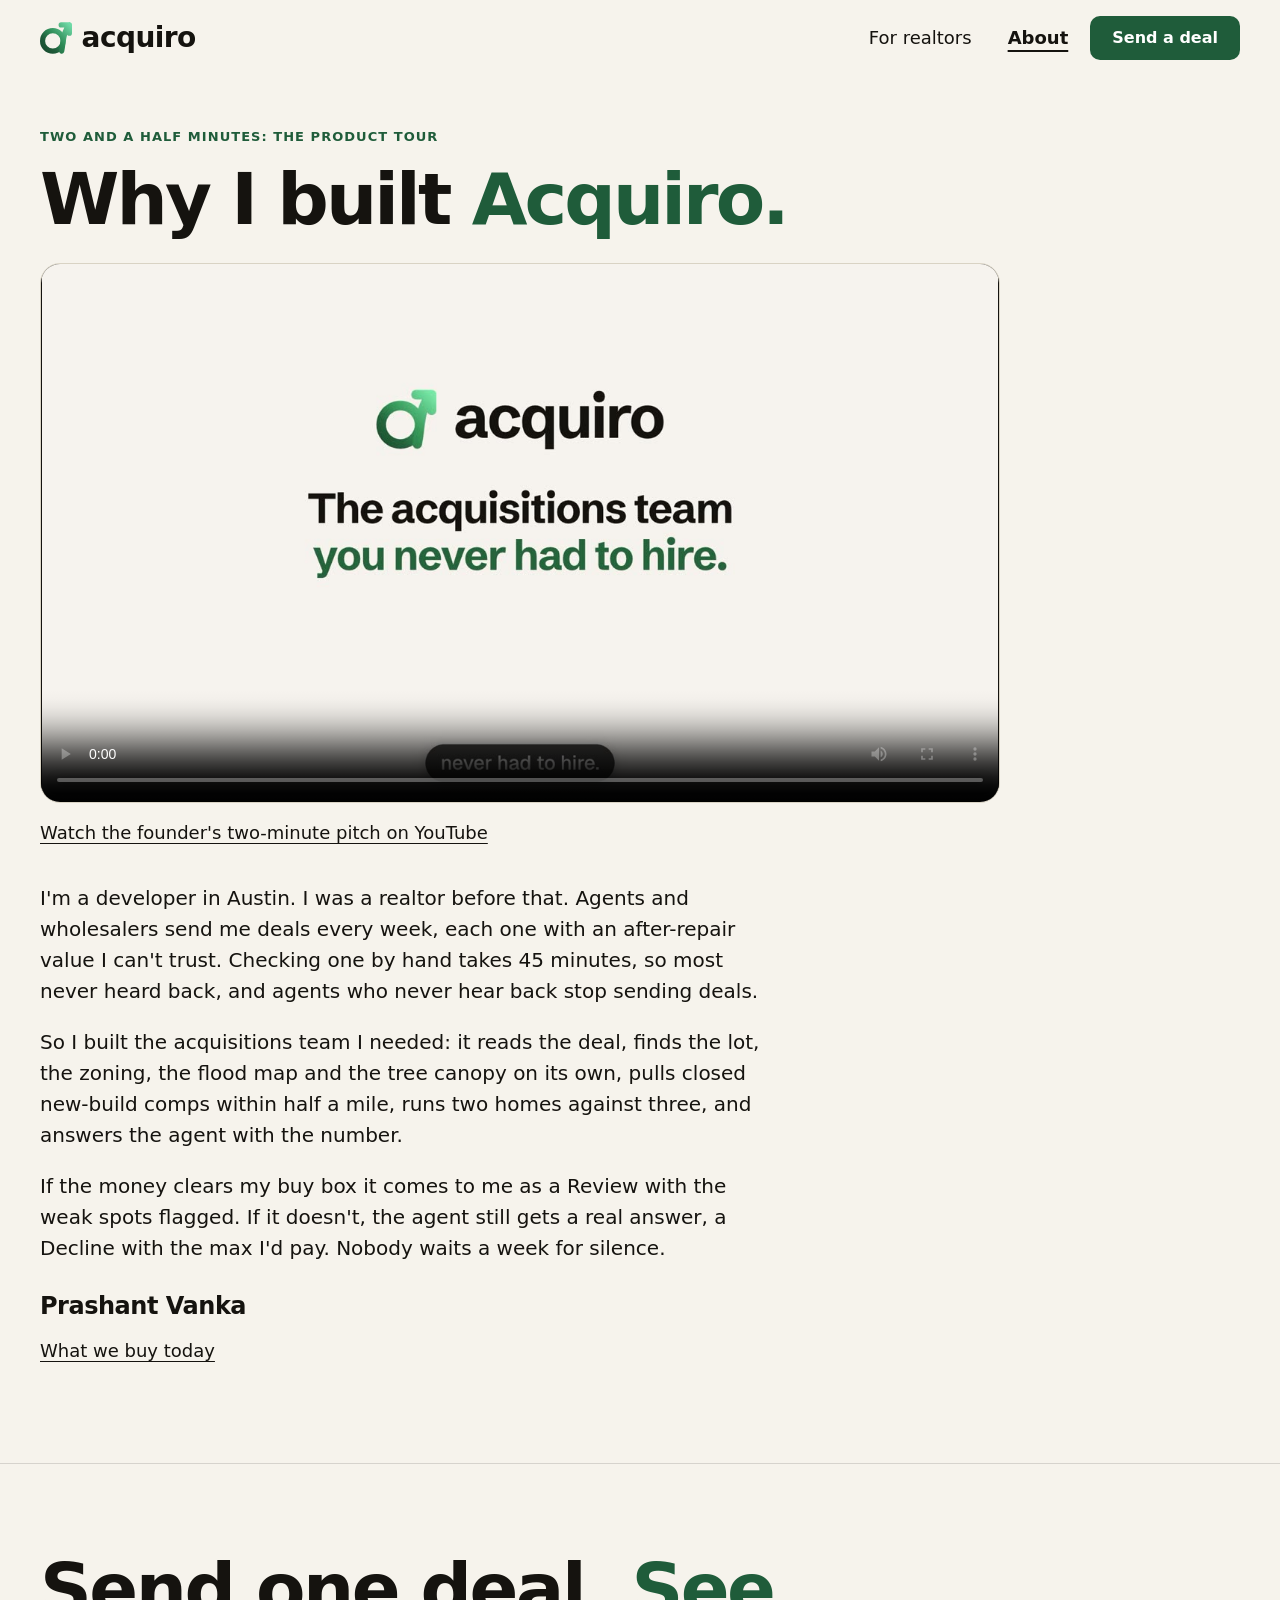
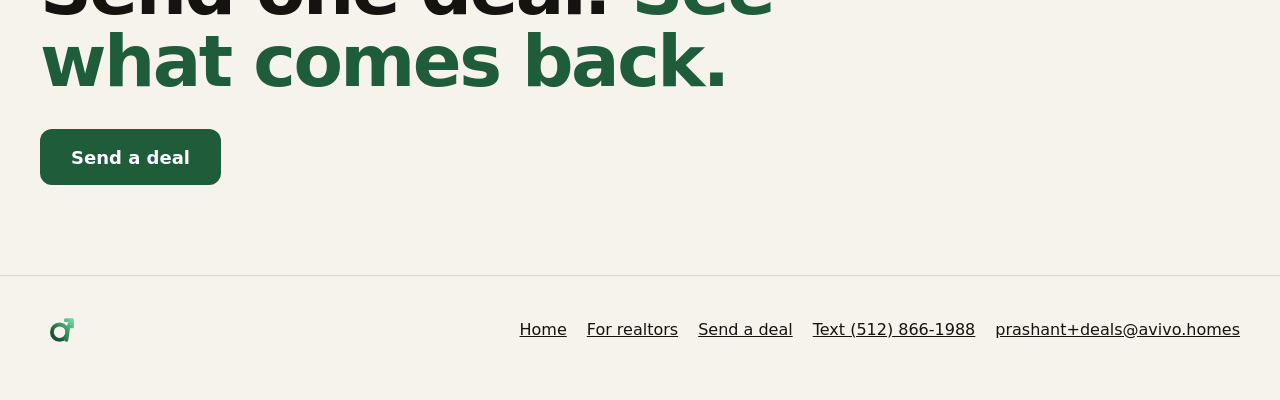
<file: about.html>
<!doctype html>
<html lang="en">
<head>
<meta charset="utf-8">
<meta name="viewport" content="width=device-width, initial-scale=1">
<meta http-equiv="Content-Security-Policy" content="default-src 'none'; style-src 'unsafe-inline' https://fonts.googleapis.com; font-src https://fonts.gstatic.com; img-src 'self' data:; media-src 'self' https://github.com https://release-assets.githubusercontent.com https://objects.githubusercontent.com; frame-src https://www.youtube-nocookie.com; script-src 'none'; connect-src 'none'; form-action 'none'; base-uri 'none'">
<title>About | Acquiro</title>
<meta name="description" content="Two minutes from the founder on why I built Acquiro. Every deal gets read and answered with a number, a Review or a Decline.">
<meta name="theme-color" content="#F6F3EC">
<meta name="color-scheme" content="light">
<meta property="og:type" content="website">
<meta property="og:title" content="About | Acquiro">
<meta property="og:description" content="Why I built Acquiro, in two minutes from the founder. Every deal gets a real answer, even a Decline.">
<meta property="og:image" content="https://getacquiro.app/og.jpg">
<meta property="og:image:width" content="800">
<meta property="og:image:height" content="420">
<meta name="twitter:card" content="summary_large_image">
<meta name="twitter:image" content="https://getacquiro.app/og.jpg">
<link rel="icon" type="image/svg+xml" href="data:image/svg+xml,%3Csvg%20xmlns='http://www.w3.org/2000/svg'%20viewBox='0%201%20100%20100'%3E%3Cdefs%3E%3ClinearGradient%20id='r'%20gradientUnits='userSpaceOnUse'%20x1='8'%20y1='92'%20x2='92'%20y2='8'%3E%3Cstop%20offset='0'%20stop-color='%23174A2E'/%3E%3Cstop%20offset='.25'%20stop-color='%231F5C3A'/%3E%3Cstop%20offset='.5'%20stop-color='%232E8B57'/%3E%3Cstop%20offset='1'%20stop-color='%236FD9A6'/%3E%3C/linearGradient%3E%3ClinearGradient%20id='a'%20gradientUnits='userSpaceOnUse'%20x1='8'%20y1='92'%20x2='92'%20y2='8'%3E%3Cstop%20offset='0'%20stop-color='%231F5C3A'/%3E%3Cstop%20offset='.5'%20stop-color='%232E8B57'/%3E%3Cstop%20offset='1'%20stop-color='%236FD9A6'/%3E%3C/linearGradient%3E%3C/defs%3E%3Cg%20fill='none'%20stroke-width='16'%20stroke-linecap='round'%20stroke-linejoin='round'%3E%3Cpath%20d='M8%2060A32%2032%200%201%201%2072%2060A32%2032%200%201%201%208%2060Z'%20stroke='url(%23r)'/%3E%3Cpath%20d='M68%2092C74%2062%2072%2028%2092%2010M66%2010H92V36'%20stroke='url(%23a)'/%3E%3C/g%3E%3C/svg%3E">
<link rel="stylesheet" href="https://fonts.googleapis.com/css2?family=IBM+Plex+Sans:wght@400;500;600&amp;family=Schibsted+Grotesk:wght@500;600;700&amp;display=swap">
<style>
:root{
  --bg:#F6F3EC;          /* page */
  --ink:#15130F;         /* text */
  --accent:#1F5C3A;      /* the one deep green */
  --tint:#E3EDE6;        /* accent tint */
  --card:#FBFAF6;        /* mockup surface */
  --paper:#FFFFFF;
  --line:#D9D3C4;        /* mockup borders */
  --line-soft:#E6E1D3;
  --head:#F7F4EC;
  --muted:#5A554B;       /* mockup captions, 6:1 on card */
  --chip:#EFEBE0;
  --chip-line:#D8D2C2;
  --bubble:#ECE8DD;
  --stroke:#BDB7A8;      /* decorative chip and button strokes */
  --b14:rgba(21,19,15,.14);
  --b18:rgba(21,19,15,.18);
  --b22:rgba(21,19,15,.22);
  --b35:rgba(21,19,15,.35);
  --b40:rgba(21,19,15,.4);
  --b45:rgba(21,19,15,.45);
  --focus:#2F7D52;
  --err:#9B1C1C;
  --gutter:clamp(16px,4vw,40px);
  --d:'Schibsted Grotesk',system-ui,-apple-system,'Segoe UI',sans-serif;
  --t:'IBM Plex Sans',system-ui,-apple-system,'Segoe UI',sans-serif;
}
*{box-sizing:border-box}
html{-webkit-text-size-adjust:100%}
body{margin:0;background:var(--bg);color:var(--ink);font:400 18px/1.55 var(--t);-webkit-font-smoothing:antialiased}
h1,h2,h3,h4,p,ul,ol,dl,dd,figure{margin:0}
a{color:inherit}
[hidden]{display:none!important}
.acc{color:var(--accent)}
a:focus-visible,button:focus-visible,summary:focus-visible,input:focus-visible,textarea:focus-visible{outline:3px solid var(--focus);outline-offset:3px}
.skip{position:absolute;left:16px;top:-120px;z-index:100;display:inline-flex;align-items:center;min-height:44px;padding:0 20px;background:var(--ink);color:#fff;border-radius:999px;text-decoration:none;font-weight:500}
.skip:focus{top:12px}
.wrap{max-width:1280px;margin:0 auto;padding:0 var(--gutter)}
.top{max-width:1280px;margin:0 auto;padding:16px var(--gutter);display:flex;align-items:center;justify-content:space-between;gap:12px;flex-wrap:wrap}
.brand{--m:28px;display:inline-flex;align-items:center;gap:calc(var(--m)*.3);min-height:44px;text-decoration:none}
.brand .mark{display:block;flex:none;width:var(--m);height:var(--m);overflow:visible}
.brand .word{font:700 calc(var(--m)*.875)/1 var(--d);letter-spacing:-.02em;color:var(--ink)}
@media (min-width:700px){.brand{--m:32px}}
.brand:hover .word{color:var(--accent)}
.nav{display:flex;align-items:center;gap:4px;flex-wrap:wrap}
.nav a{display:inline-flex;align-items:center;min-height:44px;padding:0 12px;font-weight:500;text-decoration:none}
.nav a[aria-current=page]{font-weight:600;text-decoration:underline;text-underline-offset:6px;text-decoration-thickness:2px}
.nav a.cta{justify-content:center;padding:0 20px;border-radius:10px;background:var(--accent);color:#fff;font:600 16px/1.2 var(--d);text-decoration:none}
@media (min-width:700px){.nav{gap:8px}.nav a{padding:0 14px}.nav a.cta{padding:0 22px}}
.foot{border-top:1px solid var(--b14)}
.foot .in{max-width:1280px;margin:0 auto;padding:32px var(--gutter) 48px;display:flex;flex-wrap:wrap;align-items:center;justify-content:space-between;gap:12px 32px}
.foot .brand{--m:24px;min-width:44px;justify-content:center}
.foot nav{display:flex;flex-wrap:wrap;align-items:center;gap:4px 20px;font-size:16px}
.foot nav a{display:inline-flex;align-items:center;min-height:44px}
.sec{padding:clamp(56px,7vw,96px) 0}
.rule{border-top:1px solid var(--b14)}
.hero{padding:clamp(24px,4vw,56px) 0 clamp(56px,7vw,96px)}
.h2{font:700 clamp(34px,5vw,56px)/1.04 var(--d);letter-spacing:-.03em}
.h2.close{font-size:clamp(40px,6.4vw,72px);line-height:1;letter-spacing:-.035em;max-width:900px}
.eyebrow{font-size:13px;font-weight:600;letter-spacing:.08em;text-transform:uppercase;color:var(--accent)}
.btns{display:flex;flex-wrap:wrap;gap:12px}
.btn{display:inline-flex;align-items:center;justify-content:center;min-height:56px;padding:0 30px;border:1px solid transparent;border-radius:12px;font:600 18px/1.2 var(--d);text-decoration:none;cursor:pointer;transition:opacity .15s}
.btn:hover{opacity:.86}
.btn-solid{background:var(--accent);color:#fff}
.cta-row{display:flex;flex-direction:column;align-items:flex-start;gap:32px}
@media (prefers-reduced-motion:reduce){.btn{transition:none}}
/* about: the video beside the story */
.h1{font:700 clamp(40px,7vw,72px)/1 var(--d);letter-spacing:-.04em;margin-top:16px}
.pitch{display:grid;grid-template-columns:minmax(0,1fr);grid-template-areas:"head" "vid" "body";gap:28px}
.p-head{grid-area:head}
.p-vid{grid-area:vid}
.p-body{grid-area:body;min-width:0}
.frame{width:100%;max-width:960px;margin:0 auto;aspect-ratio:16/9;border:1px solid var(--line);border-radius:20px;overflow:hidden;background:#15130F}
.frame:has(:focus-visible){outline:3px solid var(--focus);outline-offset:3px}
.frame iframe,.frame video{display:block;width:100%;height:100%;border:0;background:#15130F}
.alt{max-width:960px;margin:8px auto 0;text-align:center}
.story p{max-width:36em;font-size:clamp(18px,1.7vw,20px)}
.story p+p{margin-top:20px}
.story .sign{margin-top:28px;font:700 24px/1.2 var(--d);letter-spacing:-.02em}
.more{margin-top:8px}
.textlink{display:inline-flex;align-items:center;min-height:44px;font-weight:500;text-decoration:underline;text-underline-offset:4px;text-decoration-thickness:1px}
.textlink:hover{text-decoration-thickness:2px}
@media (min-width:900px){
  .pitch{grid-template-columns:minmax(0,1fr);grid-template-areas:"head" "vid" "body";row-gap:28px}
  .frame{margin:0}
  .alt{margin-left:0;text-align:left}
}
</style>
</head>
<body>
<a class="skip" href="#main">Skip to content</a>
<header>
<div class="top">
<a class="brand" href="index.html" aria-label="Acquiro home">
<svg class="mark" viewBox="0 1 100 100" aria-hidden="true" focusable="false"><defs><linearGradient id="mk-about-h-ring" gradientUnits="userSpaceOnUse" x1="8" y1="92" x2="92" y2="8"><stop offset="0" stop-color="#174A2E"/><stop offset=".25" stop-color="#1F5C3A"/><stop offset=".5" stop-color="#2E8B57"/><stop offset="1" stop-color="#6FD9A6"/></linearGradient><linearGradient id="mk-about-h-arrow" gradientUnits="userSpaceOnUse" x1="8" y1="92" x2="92" y2="8"><stop offset="0" stop-color="#1F5C3A"/><stop offset=".5" stop-color="#2E8B57"/><stop offset="1" stop-color="#6FD9A6"/></linearGradient></defs><g fill="none" stroke-width="16" stroke-linecap="round" stroke-linejoin="round"><path d="M8 60A32 32 0 1 1 72 60A32 32 0 1 1 8 60Z" stroke="url(#mk-about-h-ring)"/><path d="M68 92C74 62 72 28 92 10M66 10H92V36" stroke="url(#mk-about-h-arrow)"/></g></svg>
<span class="word">acquiro</span>
</a>
<nav class="nav" aria-label="Main">
<a href="realtors.html">For realtors</a>
<a href="about.html" aria-current="page">About</a>
<a class="cta" href="submit.html">Send a deal</a>
</nav>
</div>
</header>

<main id="main">

<section class="hero">
<div class="wrap">
<div class="pitch">
<div class="p-head">
<p class="eyebrow">Two and a half minutes: the product tour</p>
<h1 class="h1">Why I built <span class="acc">Acquiro.</span></h1>
</div>
<div class="p-vid">
<div class="frame">
<video controls playsinline preload="metadata" poster="demo-poster.jpg" title="Acquiro product tour, two and a half minutes" style="width:100%;height:100%;border:0;background:#15130F"><source src="https://github.com/virtualprashant634-spec/acquiro-site/releases/download/media-2026-10-16/acquiro-demo.mp4" type="video/mp4">Your browser cannot play this video. <a href="https://github.com/virtualprashant634-spec/acquiro-site/releases/download/media-2026-10-16/acquiro-demo.mp4">Download the tour (MP4)</a>.</video>
</div>
<p class="alt"><a class="textlink" href="https://youtu.be/hdKLeTcnUmw">Watch the founder's two-minute pitch on YouTube</a></p>
</div>
<div class="p-body">
<div class="story">
<p>I'm a developer in Austin. I was a realtor before that. Agents and wholesalers send me deals every week, each one with an after-repair value I can't trust. Checking one by hand takes 45 minutes, so most never heard back, and agents who never hear back stop sending deals.</p>
<p>So I built the acquisitions team I needed: it reads the deal, finds the lot, the zoning, the flood map and the tree canopy on its own, pulls closed new-build comps within half a mile, runs two homes against three, and answers the agent with the number.</p>
<p>If the money clears my buy box it comes to me as a Review with the weak spots flagged. If it doesn't, the agent still gets a real answer, a Decline with the max I'd pay. Nobody waits a week for silence.</p>
<p class="sign">Prashant Vanka</p>
</div>
<p class="more"><a class="textlink" href="realtors.html">What we buy today</a></p>
</div>
</div>
</div>
</section>

<section class="sec rule">
<div class="wrap cta-row">
<h2 class="h2 close">Send one deal. <span class="acc">See what comes back.</span></h2>
<div class="btns">
<a class="btn btn-solid" href="submit.html">Send a deal</a>
</div>
</div>
</section>

</main>

<footer class="foot">
<div class="in">
<a class="brand" href="index.html" aria-label="Acquiro home"><svg class="mark" viewBox="0 1 100 100" aria-hidden="true" focusable="false"><defs><linearGradient id="mk-about-f-ring" gradientUnits="userSpaceOnUse" x1="8" y1="92" x2="92" y2="8"><stop offset="0" stop-color="#174A2E"/><stop offset=".25" stop-color="#1F5C3A"/><stop offset=".5" stop-color="#2E8B57"/><stop offset="1" stop-color="#6FD9A6"/></linearGradient><linearGradient id="mk-about-f-arrow" gradientUnits="userSpaceOnUse" x1="8" y1="92" x2="92" y2="8"><stop offset="0" stop-color="#1F5C3A"/><stop offset=".5" stop-color="#2E8B57"/><stop offset="1" stop-color="#6FD9A6"/></linearGradient></defs><g fill="none" stroke-width="16" stroke-linecap="round" stroke-linejoin="round"><path d="M8 60A32 32 0 1 1 72 60A32 32 0 1 1 8 60Z" stroke="url(#mk-about-f-ring)"/><path d="M68 92C74 62 72 28 92 10M66 10H92V36" stroke="url(#mk-about-f-arrow)"/></g></svg></a>
<nav aria-label="Footer">
<a href="index.html">Home</a>
<a href="realtors.html">For realtors</a>
<a href="submit.html">Send a deal</a>
<a href="sms:+15128661988">Text (512) 866-1988</a>
<a href="mailto:prashant+deals@avivo.homes">prashant+deals@avivo.homes</a>
</nav>
</div>
</footer>
</body>
</html>
</file>
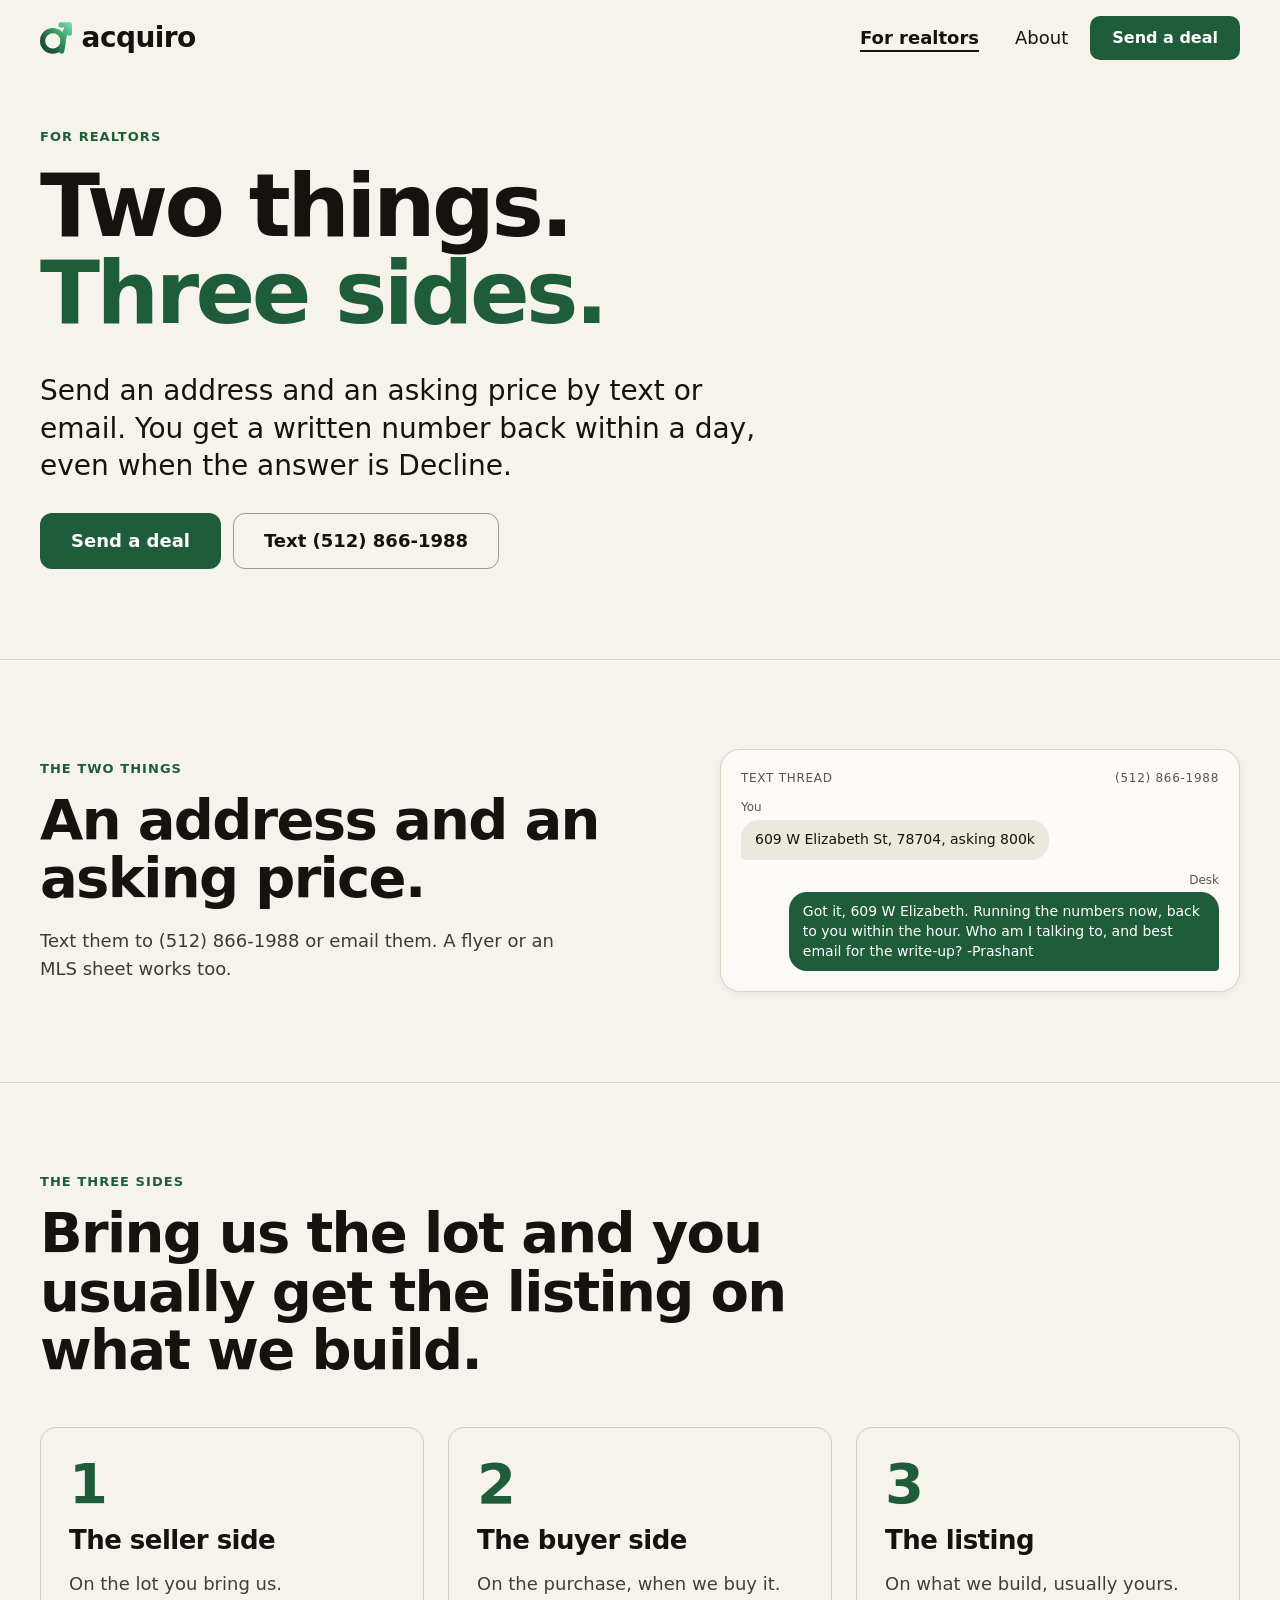
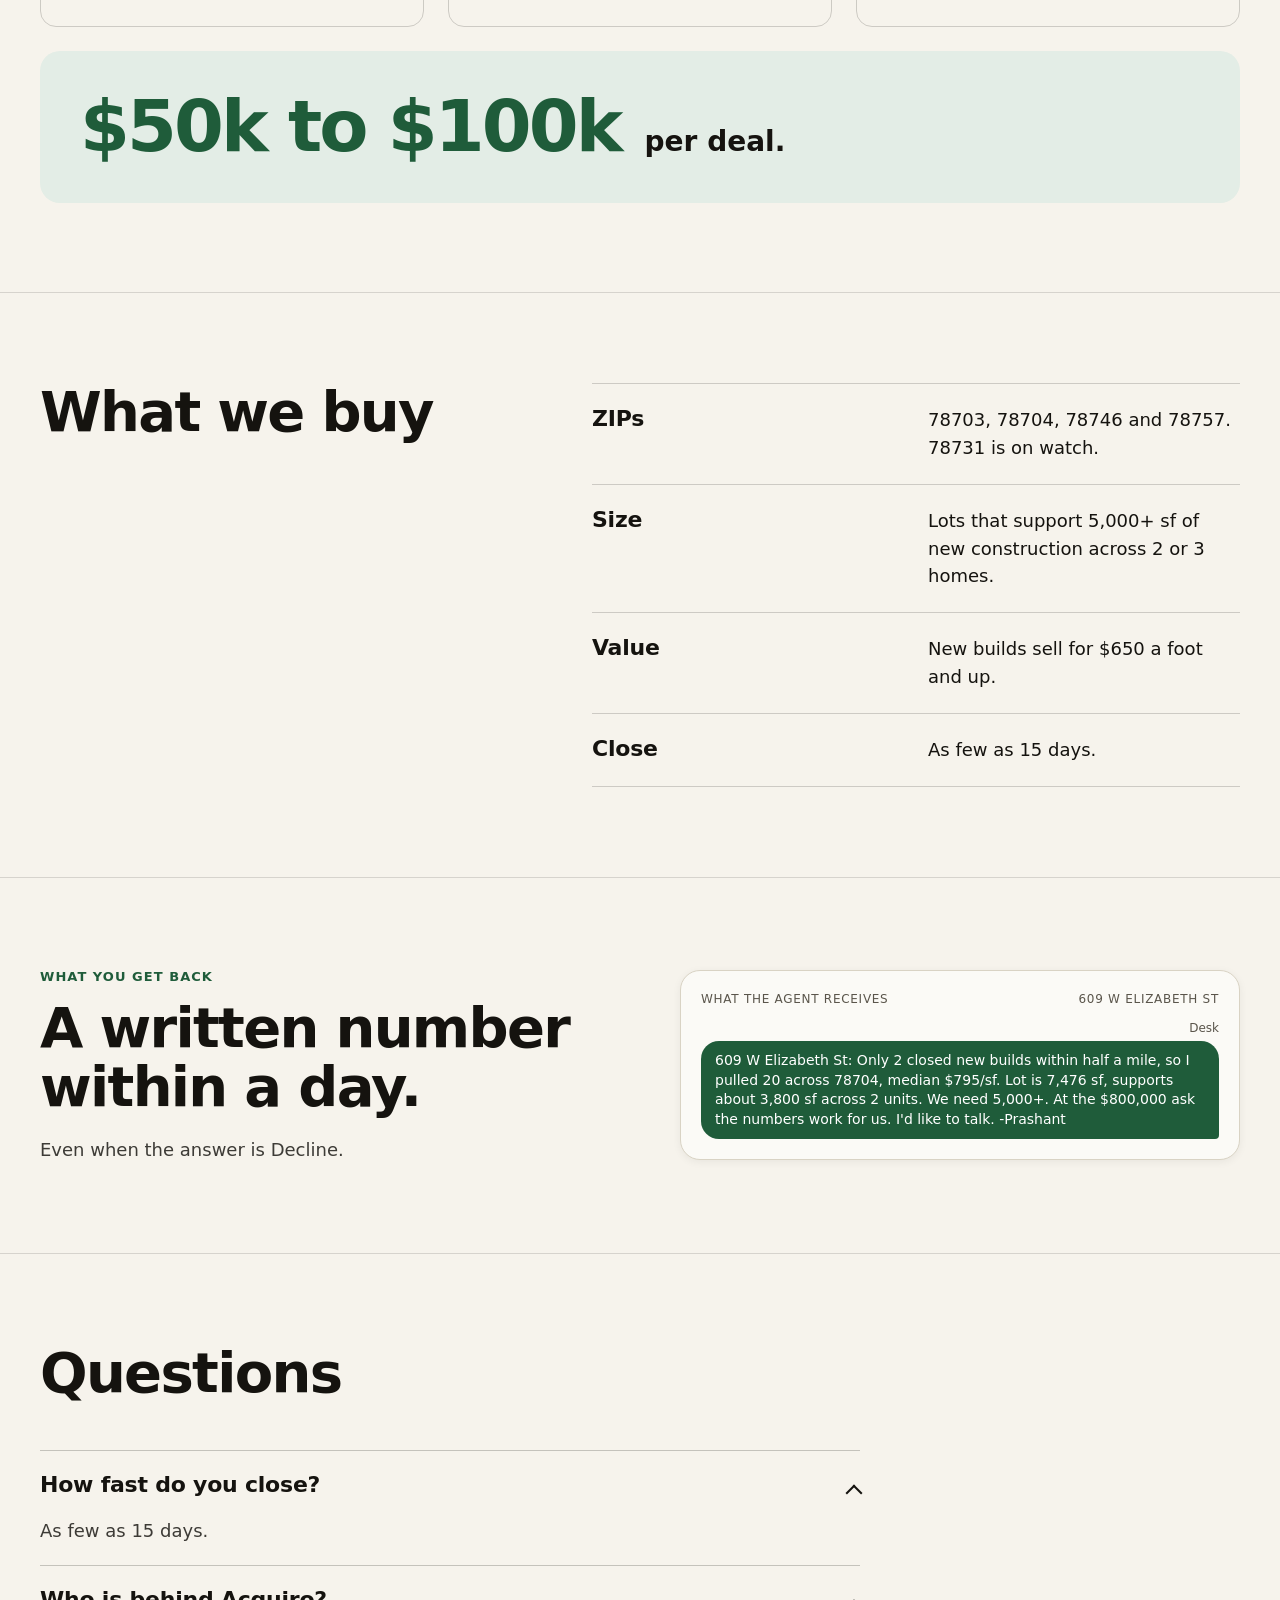
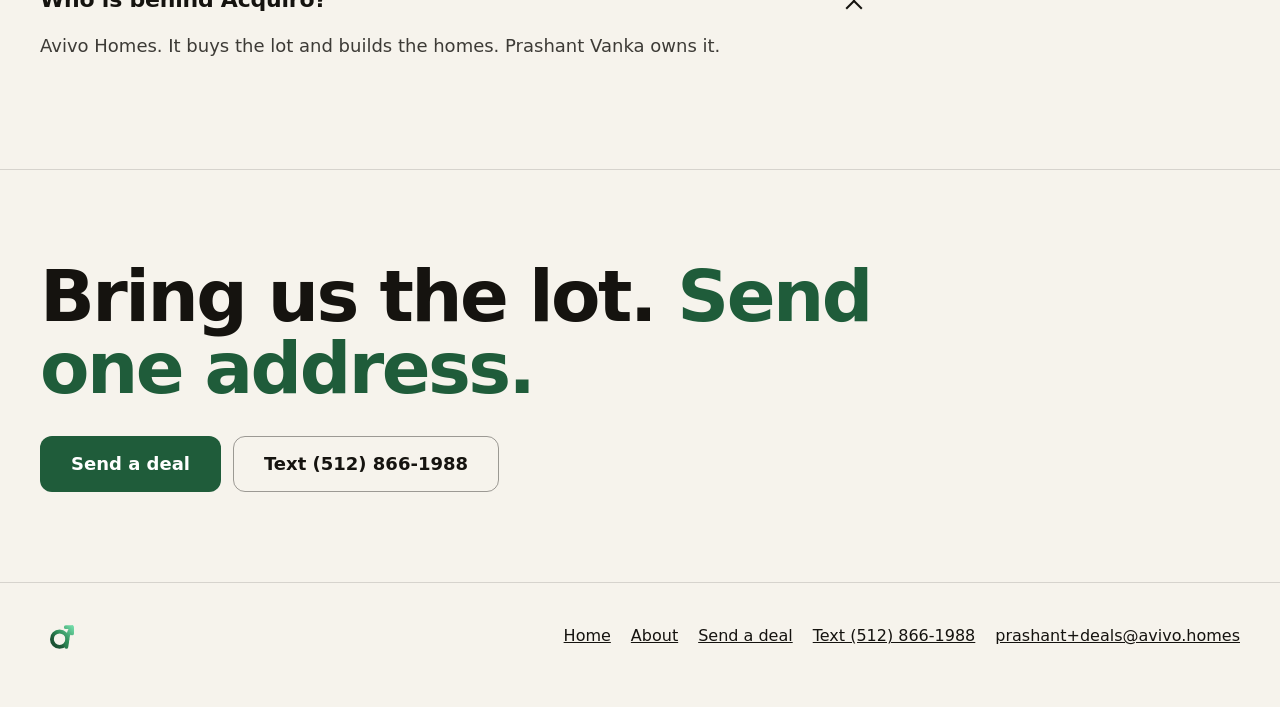
<file: realtors.html>
<!doctype html>
<html lang="en">
<head>
<meta charset="utf-8">
<meta name="viewport" content="width=device-width, initial-scale=1">
<meta http-equiv="Content-Security-Policy" content="default-src 'none'; style-src 'unsafe-inline' https://fonts.googleapis.com; font-src https://fonts.gstatic.com; img-src data:; script-src 'none'; connect-src 'none'; form-action 'none'; base-uri 'none'">
<title>For Realtors | Acquiro</title>
<meta name="description" content="Send an address and an asking price by text or email. You get a written number back within a day, even when the answer is Decline.">
<meta name="theme-color" content="#F6F3EC">
<meta name="color-scheme" content="light">
<meta property="og:type" content="website">
<meta property="og:title" content="For Realtors | Acquiro">
<meta property="og:description" content="Send us an address and an asking price. Text or email. You get a written number within a day.">
<meta property="og:image" content="https://getacquiro.app/og.jpg">
<meta property="og:image:width" content="800">
<meta property="og:image:height" content="420">
<meta name="twitter:card" content="summary_large_image">
<meta name="twitter:image" content="https://getacquiro.app/og.jpg">
<link rel="icon" type="image/svg+xml" href="data:image/svg+xml,%3Csvg%20xmlns='http://www.w3.org/2000/svg'%20viewBox='0%201%20100%20100'%3E%3Cdefs%3E%3ClinearGradient%20id='r'%20gradientUnits='userSpaceOnUse'%20x1='8'%20y1='92'%20x2='92'%20y2='8'%3E%3Cstop%20offset='0'%20stop-color='%23174A2E'/%3E%3Cstop%20offset='.25'%20stop-color='%231F5C3A'/%3E%3Cstop%20offset='.5'%20stop-color='%232E8B57'/%3E%3Cstop%20offset='1'%20stop-color='%236FD9A6'/%3E%3C/linearGradient%3E%3ClinearGradient%20id='a'%20gradientUnits='userSpaceOnUse'%20x1='8'%20y1='92'%20x2='92'%20y2='8'%3E%3Cstop%20offset='0'%20stop-color='%231F5C3A'/%3E%3Cstop%20offset='.5'%20stop-color='%232E8B57'/%3E%3Cstop%20offset='1'%20stop-color='%236FD9A6'/%3E%3C/linearGradient%3E%3C/defs%3E%3Cg%20fill='none'%20stroke-width='16'%20stroke-linecap='round'%20stroke-linejoin='round'%3E%3Cpath%20d='M8%2060A32%2032%200%201%201%2072%2060A32%2032%200%201%201%208%2060Z'%20stroke='url(%23r)'/%3E%3Cpath%20d='M68%2092C74%2062%2072%2028%2092%2010M66%2010H92V36'%20stroke='url(%23a)'/%3E%3C/g%3E%3C/svg%3E">
<link rel="stylesheet" href="https://fonts.googleapis.com/css2?family=IBM+Plex+Sans:wght@400;500;600&amp;family=Schibsted+Grotesk:wght@500;600;700&amp;display=swap">
<style>
:root{
  --bg:#F6F3EC;          /* page */
  --ink:#15130F;         /* text */
  --accent:#1F5C3A;      /* the one deep green */
  --tint:#E3EDE6;        /* accent tint */
  --card:#FBFAF6;        /* mockup surface */
  --paper:#FFFFFF;
  --line:#D9D3C4;        /* mockup borders */
  --line-soft:#E6E1D3;
  --head:#F7F4EC;
  --muted:#5A554B;       /* mockup captions, 6:1 on card */
  --chip:#EFEBE0;
  --chip-line:#D8D2C2;
  --bubble:#ECE8DD;
  --stroke:#BDB7A8;      /* decorative chip and button strokes */
  --b14:rgba(21,19,15,.14);
  --b18:rgba(21,19,15,.18);
  --b22:rgba(21,19,15,.22);
  --b35:rgba(21,19,15,.35);
  --b40:rgba(21,19,15,.4);
  --b45:rgba(21,19,15,.45);
  --focus:#2F7D52;
  --err:#9B1C1C;
  --gutter:clamp(16px,4vw,40px);
  --d:'Schibsted Grotesk',system-ui,-apple-system,'Segoe UI',sans-serif;
  --t:'IBM Plex Sans',system-ui,-apple-system,'Segoe UI',sans-serif;
}
*{box-sizing:border-box}
html{-webkit-text-size-adjust:100%}
body{margin:0;background:var(--bg);color:var(--ink);font:400 18px/1.55 var(--t);-webkit-font-smoothing:antialiased}
h1,h2,h3,h4,p,ul,ol,dl,dd,figure{margin:0}
a{color:inherit}
[hidden]{display:none!important}
.d{font-family:var(--d)}
.blk{display:block}
.acc{color:var(--accent)}
.dim{opacity:.8}
a:focus-visible,button:focus-visible,summary:focus-visible,input:focus-visible,textarea:focus-visible{outline:3px solid var(--focus);outline-offset:3px}
.skip{position:absolute;left:16px;top:-120px;z-index:100;display:inline-flex;align-items:center;min-height:44px;padding:0 20px;background:var(--ink);color:#fff;border-radius:999px;text-decoration:none;font-weight:500}
.skip:focus{top:12px}

/* chrome */
.wrap{max-width:1280px;margin:0 auto;padding:0 var(--gutter)}
.top{max-width:1280px;margin:0 auto;padding:16px var(--gutter);display:flex;align-items:center;justify-content:space-between;gap:12px;flex-wrap:wrap}
.brand{--m:28px;display:inline-flex;align-items:center;gap:calc(var(--m)*.3);min-height:44px;text-decoration:none}
.brand .mark{display:block;flex:none;width:var(--m);height:var(--m);overflow:visible}
.brand .word{font:700 calc(var(--m)*.875)/1 var(--d);letter-spacing:-.02em;color:var(--ink)}
@media (min-width:700px){.brand{--m:32px}}
.brand:hover .word{color:var(--accent)}
.nav{display:flex;align-items:center;gap:4px;flex-wrap:wrap}
.nav a{display:inline-flex;align-items:center;min-height:44px;padding:0 12px;font-weight:500;text-decoration:none}
.nav a[aria-current=page]{font-weight:600;text-decoration:underline;text-underline-offset:6px;text-decoration-thickness:2px}
.nav a.cta{justify-content:center;padding:0 20px;border-radius:10px;background:var(--accent);color:#fff;font:600 16px/1.2 var(--d);text-decoration:none}
@media (min-width:700px){.nav{gap:8px}.nav a{padding:0 14px}.nav a.cta{padding:0 22px}}
.foot{border-top:1px solid var(--b14)}
.foot .in{max-width:1280px;margin:0 auto;padding:32px var(--gutter) 48px;display:flex;flex-wrap:wrap;align-items:center;justify-content:space-between;gap:12px 32px}
.foot .brand{--m:24px;min-width:44px;justify-content:center}
.foot nav{display:flex;flex-wrap:wrap;align-items:center;gap:4px 20px;font-size:16px}
.foot nav a{display:inline-flex;align-items:center;min-height:44px}

/* sections and type */
.sec{padding:clamp(56px,7vw,96px) 0}
.rule{border-top:1px solid var(--b14)}
.hero{padding:clamp(24px,4vw,56px) 0 clamp(56px,7vw,96px)}
.h1{font:700 clamp(42px,8.4vw,88px)/.98 var(--d);letter-spacing:-.04em}
.h2{font:700 clamp(34px,5vw,56px)/1.04 var(--d);letter-spacing:-.03em}
.h2.close{font-size:clamp(40px,6.4vw,72px);line-height:1;letter-spacing:-.035em;max-width:900px}
.h3{font:600 26px/1.15 var(--d);letter-spacing:-.02em}
.sub{font-size:clamp(20px,2.3vw,28px);line-height:1.35}
.eyebrow{font-size:13px;font-weight:600;letter-spacing:.08em;text-transform:uppercase;color:var(--accent)}
.btns{display:flex;flex-wrap:wrap;gap:12px}
.btn{display:inline-flex;align-items:center;justify-content:center;min-height:56px;padding:0 30px;border:1px solid transparent;border-radius:12px;font:600 18px/1.2 var(--d);text-decoration:none;cursor:pointer;transition:opacity .15s}
.btn:hover{opacity:.86}
.btn-solid{background:var(--accent);color:#fff}
.btn-line{background:transparent;color:inherit;border-color:var(--b40)}
.btn-md{min-height:52px;padding:0 26px;font-size:17px}
.btn-sm{min-height:48px;padding:0 22px;font-size:16px;border-radius:10px}
.grid{display:grid;grid-template-columns:repeat(auto-fit,minmax(min(var(--min,320px),100%),1fr));gap:var(--gap,24px);margin-top:clamp(32px,4vw,48px)}
.card{border:1px solid var(--b18);border-radius:16px;padding:28px;display:flex;flex-direction:column;gap:18px}
.pills{display:flex;flex-wrap:wrap;gap:6px}
.pill{display:inline-flex;align-items:center;min-height:28px;padding:0 12px;border:1px solid var(--b35);border-radius:999px;font-size:14px}
.pill.on{padding:0 14px;border-color:transparent;background:var(--accent);color:#fff;font-weight:600}
.pill.off{padding:0 14px;border-color:currentColor;font-weight:600}
.num{font:700 56px/1 var(--d);letter-spacing:-.04em;color:var(--accent)}
.rowlist{list-style:none;padding:0;margin:0}
.rowlist li{padding:20px 0;border-top:1px solid var(--b18);font:600 clamp(20px,2.2vw,26px)/1.3 var(--d);letter-spacing:-.01em}
.rowlist li:last-child{border-bottom:1px solid var(--b18)}
.split{display:flex;flex-wrap:wrap;gap:32px 64px;align-items:flex-start}
.split>h2{flex:1 1 320px}
.split>.rowlist,.split>dl{flex:1 1 440px;min-width:0}
.cta-row{display:flex;flex-direction:column;align-items:flex-start;gap:32px}

/* chips and flags */
.tag{display:inline-flex;align-items:center;min-height:22px;padding:0 8px;border-radius:999px;font-size:12px;font-weight:500;line-height:1;white-space:nowrap}
.tag.t24{min-height:24px;padding:0 10px}
.tag.sent{border:1px solid var(--stroke);color:var(--muted)}
.tag.pg{border:1px solid var(--b35);color:inherit}
.tag.found{background:var(--tint);color:var(--accent)}
.flag{display:inline-flex;align-items:center;gap:6px;min-height:28px;padding:4px 10px;border-radius:999px;background:var(--chip);border:1px solid var(--chip-line);color:var(--ink);font-size:13px;font-weight:500;line-height:1.2}
.flag svg{flex:none}
.fact{display:inline-flex;align-items:center;min-height:26px;padding:0 10px;border-radius:999px;background:var(--tint);color:var(--accent);font-size:13px;font-weight:500;white-space:nowrap}

/* mockups (drawn in markup, no images) */
.shots{display:flex;flex-direction:row-reverse;flex-wrap:wrap;justify-content:center;align-items:flex-start;gap:50px;margin-top:clamp(40px,6vw,72px)}
.phone{flex:0 1 390px;width:100%;max-width:390px;align-self:center;background:#15130F;border:1px solid #3A362E;border-radius:44px;padding:10px;box-shadow:0 2px 8px rgba(0,0,0,.06)}
.screen{background:var(--card);color:var(--ink);border-radius:34px;overflow:hidden;font:400 14px/1.4 var(--t)}
.scr{display:flex;flex-direction:column;gap:12px;padding:16px}
.mcard{display:flex;flex-direction:column;gap:10px;padding:14px;border:1px solid var(--line);border-radius:16px;background:var(--paper)}
.mhead{display:flex;align-items:center;justify-content:space-between;gap:8px}
.mname{font:600 13px var(--d);color:var(--muted);letter-spacing:.02em}
.verdict{display:inline-flex;align-items:center;min-height:26px;padding:0 12px;border-radius:999px;background:var(--accent);color:#fff;font-size:13px;font-weight:600}
.maddr{font:700 22px/1.1 var(--d);letter-spacing:-.02em}
.flags{display:flex;flex-wrap:wrap;gap:6px}
.rows{display:flex;flex-direction:column}
.row{display:flex;align-items:center;justify-content:space-between;gap:8px;padding:8px 0;border-top:1px solid var(--line-soft)}
.rl{display:flex;align-items:center;flex-wrap:wrap;gap:6px;color:var(--muted);font-size:13px}
.rv{font:600 17px var(--d)}
.row2{display:grid;grid-template-columns:repeat(2,minmax(0,1fr));gap:8px;padding:8px 0;border-top:1px solid var(--line-soft)}
.row2>div{display:flex;align-items:baseline;justify-content:space-between;gap:6px}
.row2 .rl{font-size:13px}
.small{color:var(--muted);font-size:12px}
.acts{display:grid;grid-template-columns:repeat(4,minmax(0,1fr));gap:6px}
.mbtn{display:inline-flex;align-items:center;justify-content:center;min-height:44px;padding:0 4px;border:1px solid var(--stroke);border-radius:10px;background:var(--paper);color:var(--ink);font-size:13px;font-weight:600}
.mbtn.go{border-color:var(--accent);background:var(--accent);color:#fff}
.mbtn.no{border-color:var(--ink)}
.thread-h{display:flex;align-items:center;justify-content:space-between;gap:8px;color:var(--muted);font-size:12px;font-weight:500;letter-spacing:.06em;text-transform:uppercase}
.thread{display:flex;flex-direction:column;gap:10px}
.msg{display:flex;flex-direction:column;align-items:flex-start;gap:3px}
.msg.me{align-items:flex-end}
.who{font-size:12px;color:var(--muted)}
.bub{max-width:88%;padding:9px 12px;border-radius:16px 16px 16px 4px;background:var(--bubble);font-size:14px}
.msg.me .bub{background:var(--accent);color:#fff;border-radius:16px 16px 4px 16px}
.bub.w{max-width:92%}
.dframe{flex:1 1 520px;max-width:760px;min-width:0;border:1px solid var(--line);border-radius:16px;overflow:hidden;background:var(--card);color:var(--ink);box-shadow:0 2px 8px rgba(0,0,0,.06);font:400 14px/1.45 var(--t)}
.dbar{display:flex;align-items:center;gap:12px;padding:10px 16px;background:var(--chip);border-bottom:1px solid var(--line)}
.dots{display:flex;gap:6px}
.dots span{width:10px;height:10px;border-radius:50%;background:#CFC9BA}
.url{flex:1;min-width:0;display:flex;justify-content:center}
.url span{max-width:100%;padding:3px 14px;border:1px solid var(--line);border-radius:999px;background:var(--card);color:var(--muted);font-size:12.5px;white-space:nowrap;overflow:hidden;text-overflow:ellipsis}
.dbody{display:flex;flex-direction:column;gap:20px;padding:24px}
.dtop{display:flex;flex-wrap:wrap;align-items:flex-start;justify-content:space-between;gap:12px}
.dtop>div{min-width:0}
.daddr{font:700 28px/1.1 var(--d);letter-spacing:-.025em}
.dask{display:flex;align-items:center;flex-wrap:wrap;gap:8px;margin-top:8px}
.dask b{font:600 18px var(--d)}
.dverdict{display:inline-flex;align-items:center;min-height:34px;padding:0 18px;border-radius:999px;background:var(--accent);color:#fff;font-size:15px;font-weight:600}
.dflags{display:flex;flex-wrap:wrap;gap:8px}
.dfound{display:flex;flex-wrap:wrap;align-items:center;gap:8px}
.dfound .lab,.cap{margin-right:4px;color:var(--muted);font-size:12px;font-weight:500;letter-spacing:.06em;text-transform:uppercase}
.panel{border:1px solid var(--line);border-radius:12px;background:var(--paper);overflow:hidden}
.phead{display:flex;align-items:center;justify-content:space-between;gap:8px;padding:10px 16px;background:var(--head)}
.phead.ln{border-bottom:1px solid var(--line-soft)}
.phead .cap{margin:0;font-weight:600}
.pbody{display:flex;flex-direction:column;gap:14px;padding:16px}
.stats{display:grid;grid-template-columns:repeat(auto-fit,minmax(min(120px,100%),1fr));gap:12px}
.stats .small{font-size:12px}
.stat{font:700 20px var(--d)}
.maxbox{display:flex;flex-wrap:wrap;align-items:baseline;justify-content:space-between;gap:4px 16px;padding:12px 14px;border-radius:10px;background:var(--tint)}
.maxbox .l{font-size:13px;font-weight:500}
.maxbox .v{font:700 26px var(--d);letter-spacing:-.02em;color:var(--accent)}
.maxbox .n{flex-basis:100%;font-size:12.5px;color:#4A463D}
.kv{display:flex;justify-content:space-between;gap:12px;padding-top:12px;border-top:1px solid var(--line-soft)}
.kv b{font-weight:600}
.tbl{overflow-x:auto}
.tbl table{width:100%;border-collapse:collapse;font-size:14px}
.tbl th{padding:8px 16px;font-size:12px;font-weight:500;color:var(--muted)}
.tbl td{padding:10px 16px}
.tbl tr{border-top:1px solid var(--line-soft)}
.tbl thead tr{border-top:0}
.tbl .r{text-align:right}
.tbl .l{text-align:left}
.tbl td.r{font-weight:600}
.tbl tfoot td{background:var(--head);font-size:13px;color:var(--muted)}
.replyh{color:var(--muted);font-size:12px;font-weight:600;letter-spacing:.06em;text-transform:uppercase}
.dframe ul{margin:8px 0 0;padding-left:20px;font-size:14px}
.dframe li+li{margin-top:4px}
.dacts{display:flex;flex-wrap:wrap;gap:8px}
.dacts .mbtn{padding:0 18px;font-size:14px}

/* tabs and panels */
.cmp{display:grid;grid-template-columns:repeat(auto-fit,minmax(min(380px,100%),1fr));gap:24px;margin-top:clamp(32px,4vw,48px)}
.cmp>div{display:flex;flex-direction:column;gap:14px;padding:28px;border-radius:16px}
.cmp .a{border:1px solid var(--b18)}
.cmp .a .lab{opacity:.7}
.cmp .a .say{opacity:.8}
.cmp .b{background:var(--tint)}
.cmp .lab{font-size:13px;font-weight:600;letter-spacing:.08em;text-transform:uppercase}
.cmp .b .lab{color:var(--accent)}
.cmp .say{font:600 clamp(24px,2.6vw,32px)/1.2 var(--d);letter-spacing:-.02em}
.tabbox{margin-top:24px;padding:clamp(20px,3vw,32px);border:1px solid var(--b18);border-radius:16px}
.tablist{display:none;flex-wrap:wrap;gap:8px}
.js .tablist{display:flex}
.tab{min-height:44px;padding:0 20px;border:1px solid var(--b35);border-radius:999px;background:transparent;color:inherit;font:600 16px/1.2 var(--d);cursor:pointer}
.tab[aria-selected=true]{background:var(--ink);color:var(--bg)}
.tp{display:grid;grid-template-columns:repeat(auto-fit,minmax(min(260px,100%),1fr));gap:24px;align-items:end;margin-top:28px}
.tp .lead{display:flex;flex-direction:column;align-items:flex-start;gap:12px}
.tp .big{font:700 clamp(48px,6vw,72px)/1 var(--d);letter-spacing:-.04em}
.tp .big.sm{font-size:clamp(40px,5vw,60px)}
.tp p.say{font-size:20px;line-height:1.45;max-width:560px}
.tp+.tp{border-top:1px solid var(--b14);padding-top:28px}
.js .tp+.tp{border-top:0;padding-top:0}

/* the home sections */
.band{background:var(--ink);color:var(--bg);padding:clamp(56px,7vw,96px) 0}
.band .big{max-width:1000px;font:600 clamp(28px,4.4vw,56px)/1.1 var(--d);letter-spacing:-.03em;text-wrap:balance}
.band .small2{max-width:720px;margin-top:28px;font-size:clamp(18px,2vw,24px);line-height:1.5;opacity:.82}
.herorow{display:flex;flex-wrap:wrap;align-items:flex-end;justify-content:space-between;gap:32px;margin-top:clamp(28px,4vw,48px)}
.herocopy{flex:1 1 420px;max-width:660px}
.herocopy .btns{margin-top:28px}
.proof{display:flex;align-items:baseline;gap:14px;flex-wrap:wrap;font-size:20px}
.proof .n{font:700 clamp(56px,7vw,88px)/1 var(--d);letter-spacing:-.04em;color:var(--accent)}
.ca{display:flex;flex-direction:column;gap:8px}
.ca .r1{display:flex;align-items:center;justify-content:space-between;gap:8px;padding-bottom:8px;border-bottom:1px solid var(--b14);font-size:15px}
.ca .r2{display:flex;align-items:center;justify-content:space-between;gap:8px;font-size:15px}
.steps{list-style:none;padding:0;margin:clamp(32px,4vw,48px) 0 0;display:grid;grid-template-columns:repeat(auto-fit,minmax(min(300px,100%),1fr));gap:32px}
.steps li{display:flex;flex-direction:column;gap:12px;padding-top:20px;border-top:2px solid currentColor}
.ondesk{display:flex;flex-wrap:wrap;align-items:center;gap:8px;margin-top:28px;padding:16px;border:1px solid var(--b18);border-radius:14px}
.ondesk .cap{margin-right:6px;color:inherit;opacity:.7;font-weight:600;letter-spacing:.08em}
.ondesk .mbtn{padding:0 18px;font-size:15px;background:transparent;color:inherit;border-color:var(--b40)}
.ondesk .mbtn.go{background:var(--accent);border-color:var(--accent);color:#fff}
.ondesk .mbtn.no{border-color:currentColor}
.strip{background:var(--tint);border-radius:24px;padding:clamp(28px,5vw,56px);display:flex;flex-wrap:wrap;gap:32px 48px;align-items:center;justify-content:space-between}
.strip .l{flex:1 1 420px;max-width:680px}
.strip .l h2{margin-top:12px;font:700 clamp(28px,3.6vw,44px)/1.1 var(--d);letter-spacing:-.03em}
.strip .r{flex:0 1 340px;display:flex;flex-direction:column;align-items:flex-start;gap:10px}
.strip .r p{font:600 24px/1.2 var(--d)}
.strip .r .btn{margin-top:10px}
.next li{display:flex;align-items:center;justify-content:space-between;gap:16px}
.next .pill{font-size:13px;font-weight:500}
.faq{display:grid;grid-template-columns:repeat(auto-fit,minmax(min(420px,100%),1fr));gap:0 64px;margin-top:clamp(32px,4vw,48px)}
.faq.one{grid-template-columns:minmax(0,820px)}
details.q{padding:12px 0 20px;border-top:1px solid var(--b22)}
details.q summary{display:flex;align-items:flex-start;justify-content:space-between;gap:16px;min-height:44px;padding-top:8px;list-style:none;cursor:pointer}
details.q summary::-webkit-details-marker{display:none}
details.q summary::after{content:"";flex:none;width:10px;height:10px;margin-top:12px;border-right:2px solid currentColor;border-bottom:2px solid currentColor;transform:rotate(45deg)}
details.q[open] summary::after{transform:rotate(-135deg);margin-top:16px}
details.q h3{font:600 22px/1.25 var(--d);letter-spacing:-.01em}
details.q p{margin-top:10px;opacity:.82}

@media (prefers-reduced-motion:reduce){.btn{transition:none}}

.thr{display:flex;flex-direction:column;gap:12px;padding:20px;border:1px solid var(--line);border-radius:20px;background:var(--card);color:var(--ink);box-shadow:0 2px 8px rgba(0,0,0,.06);font-size:15px;line-height:1.4}
.thr .thread-h{margin:0}
.thr .bub{max-width:90%;padding:10px 14px;border-radius:18px 18px 18px 4px}
.thr .msg{gap:4px}
.thr .msg.me .bub{border-radius:18px 18px 4px 18px}
.thr .bub.full{max-width:100%}
.two{display:flex;flex-wrap:wrap;gap:48px 64px;align-items:center}
.two>div:first-child{flex:1 1 420px;min-width:0}
.two>.thr{flex:1 1 420px;min-width:0;max-width:520px}
.two>.thr.wide{max-width:560px}
.two p.dim{max-width:520px;margin-top:20px;opacity:.82}
.two .h2,.eyebrow+.h2{margin-top:12px}
.callout{display:flex;flex-wrap:wrap;align-items:baseline;gap:12px 24px;margin-top:24px;padding:clamp(24px,4vw,40px);border-radius:20px;background:var(--tint)}
.callout .big{font:700 clamp(40px,5.6vw,72px)/1 var(--d);letter-spacing:-.04em;color:var(--accent)}
.callout .per{font:600 clamp(20px,2.4vw,28px) var(--d)}
.buy>div{display:grid;grid-template-columns:repeat(auto-fit,minmax(min(200px,100%),1fr));gap:8px 24px;padding:22px 0;border-top:1px solid var(--b18)}
.buy>div:last-child{border-bottom:1px solid var(--b18)}
.buy dt{font:600 22px var(--d);letter-spacing:-.01em}
.buy dd{margin:0}
</style>
</head>
<body>
<a class="skip" href="#main">Skip to content</a>
<header>
<div class="top">
<a class="brand" href="index.html" aria-label="Acquiro home">
<svg class="mark" viewBox="0 1 100 100" aria-hidden="true" focusable="false"><defs><linearGradient id="mk-realtors-h-ring" gradientUnits="userSpaceOnUse" x1="8" y1="92" x2="92" y2="8"><stop offset="0" stop-color="#174A2E"/><stop offset=".25" stop-color="#1F5C3A"/><stop offset=".5" stop-color="#2E8B57"/><stop offset="1" stop-color="#6FD9A6"/></linearGradient><linearGradient id="mk-realtors-h-arrow" gradientUnits="userSpaceOnUse" x1="8" y1="92" x2="92" y2="8"><stop offset="0" stop-color="#1F5C3A"/><stop offset=".5" stop-color="#2E8B57"/><stop offset="1" stop-color="#6FD9A6"/></linearGradient></defs><g fill="none" stroke-width="16" stroke-linecap="round" stroke-linejoin="round"><path d="M8 60A32 32 0 1 1 72 60A32 32 0 1 1 8 60Z" stroke="url(#mk-realtors-h-ring)"/><path d="M68 92C74 62 72 28 92 10M66 10H92V36" stroke="url(#mk-realtors-h-arrow)"/></g></svg>
<span class="word">acquiro</span>
</a>
<nav class="nav" aria-label="Main">
<a href="realtors.html" aria-current="page">For realtors</a>
<a href="about.html">About</a>
<a class="cta" href="submit.html">Send a deal</a>
</nav>
</div>
</header>

<main id="main">

<section class="hero">
<div class="wrap">
<p class="eyebrow">For realtors</p>
<h1 class="h1" style="margin-top:16px">
<span class="blk">Two things.</span>
<span class="blk acc">Three sides.</span>
</h1>
<p class="sub" style="max-width:720px;margin-top:clamp(24px,3vw,36px)">Send an address and an asking price by text or email. You get a written number back within a day, even when the answer is Decline.</p>
<div class="btns" style="margin-top:28px">
<a class="btn btn-solid" href="submit.html">Send a deal</a>
<a class="btn btn-line" href="sms:+15128661988">Text (512) 866-1988</a>
</div>
</div>
</section>

<section class="sec rule">
<div class="wrap two">
<div>
<p class="eyebrow">The two things</p>
<h2 class="h2">An address and an asking price.</h2>
<p class="dim">Text them to (512) 866-1988 or email them. A flyer or an MLS sheet works too.</p>
</div>
<div class="thr" role="img" aria-label="Text thread with (512) 866-1988. You text 609 W Elizabeth St, 78704, asking 800k. The desk answers that it is running the numbers and asks for your name and best email for the write-up.">
<div class="thread-h"><span>Text thread</span><span>(512) 866-1988</span></div>
<div class="msg"><span class="who">You</span><p class="bub">609 W Elizabeth St, 78704, asking 800k</p></div>
<div class="msg me"><span class="who">Desk</span><p class="bub">Got it, 609 W Elizabeth. Running the numbers now, back to you within the hour. Who am I talking to, and best email for the write-up? -Prashant</p></div>
</div>
</div>
</section>

<section class="sec rule">
<div class="wrap">
<p class="eyebrow">The three sides</p>
<h2 class="h2" style="margin-top:12px;max-width:900px">Bring us the lot and you usually get the listing on what we build.</h2>
<div class="grid" style="--min:300px">
<article class="card" style="gap:14px"><span class="num">1</span><h3 class="h3">The seller side</h3><p class="dim">On the lot you bring us.</p></article>
<article class="card" style="gap:14px"><span class="num">2</span><h3 class="h3">The buyer side</h3><p class="dim">On the purchase, when we buy it.</p></article>
<article class="card" style="gap:14px"><span class="num">3</span><h3 class="h3">The listing</h3><p class="dim">On what we build, usually yours.</p></article>
</div>
<div class="callout"><p class="big">$50k to $100k</p><p class="per">per deal.</p></div>
</div>
</section>

<section class="sec rule">
<div class="wrap split">
<h2 class="h2">What we buy</h2>
<dl class="buy" style="flex:1 1 480px;min-width:0">
<div><dt>ZIPs</dt><dd>78703, 78704, 78746 and 78757. 78731 is on watch.</dd></div>
<div><dt>Size</dt><dd>Lots that support 5,000+ sf of new construction across 2 or 3 homes.</dd></div>
<div><dt>Value</dt><dd>New builds sell for $650 a foot and up.</dd></div>
<div><dt>Close</dt><dd>As few as 15 days.</dd></div>
</dl>
</div>
</section>

<section class="sec rule">
<div class="wrap two">
<div>
<p class="eyebrow">What you get back</p>
<h2 class="h2">A written number within a day.</h2>
<p class="dim">Even when the answer is Decline.</p>
</div>
<div class="thr wide" role="img" aria-label="What the agent receives for 609 W Elizabeth St: a text from the desk with the comps median of $795 a foot, the lot size, what it supports, and a line that the numbers work at the $800,000 ask, signed Prashant.">
<div class="thread-h"><span>What the agent receives</span><span>609 W Elizabeth St</span></div>
<div class="msg me"><span class="who">Desk</span><p class="bub full">609 W Elizabeth St: Only 2 closed new builds within half a mile, so I pulled 20 across 78704, median $795/sf. Lot is 7,476 sf, supports about 3,800 sf across 2 units. We need 5,000+. At the $800,000 ask the numbers work for us. I'd like to talk. -Prashant</p></div>
</div>
</div>
</section>

<section class="sec rule" id="faq">
<div class="wrap">
<h2 class="h2">Questions</h2>
<div class="faq one">
<details class="q" open><summary><h3>How fast do you close?</h3></summary><p>As few as 15 days.</p></details>
<details class="q" open><summary><h3>Who is behind Acquiro?</h3></summary><p>Avivo Homes. It buys the lot and builds the homes. Prashant Vanka owns it.</p></details>
</div>
</div>
</section>

<section class="sec rule">
<div class="wrap cta-row">
<h2 class="h2 close">Bring us the lot. <span class="acc">Send one address.</span></h2>
<div class="btns">
<a class="btn btn-solid" href="submit.html">Send a deal</a>
<a class="btn btn-line" href="sms:+15128661988">Text (512) 866-1988</a>
</div>
</div>
</section>

</main>

<footer class="foot">
<div class="in">
<a class="brand" href="index.html" aria-label="Acquiro home"><svg class="mark" viewBox="0 1 100 100" aria-hidden="true" focusable="false"><defs><linearGradient id="mk-realtors-f-ring" gradientUnits="userSpaceOnUse" x1="8" y1="92" x2="92" y2="8"><stop offset="0" stop-color="#174A2E"/><stop offset=".25" stop-color="#1F5C3A"/><stop offset=".5" stop-color="#2E8B57"/><stop offset="1" stop-color="#6FD9A6"/></linearGradient><linearGradient id="mk-realtors-f-arrow" gradientUnits="userSpaceOnUse" x1="8" y1="92" x2="92" y2="8"><stop offset="0" stop-color="#1F5C3A"/><stop offset=".5" stop-color="#2E8B57"/><stop offset="1" stop-color="#6FD9A6"/></linearGradient></defs><g fill="none" stroke-width="16" stroke-linecap="round" stroke-linejoin="round"><path d="M8 60A32 32 0 1 1 72 60A32 32 0 1 1 8 60Z" stroke="url(#mk-realtors-f-ring)"/><path d="M68 92C74 62 72 28 92 10M66 10H92V36" stroke="url(#mk-realtors-f-arrow)"/></g></svg></a>
<nav aria-label="Footer">
<a href="index.html">Home</a>
<a href="about.html">About</a>
<a href="submit.html">Send a deal</a>
<a href="sms:+15128661988">Text (512) 866-1988</a>
<a href="mailto:prashant+deals@avivo.homes">prashant+deals@avivo.homes</a>
</nav>
</div>
</footer>
</body>
</html>
</file>
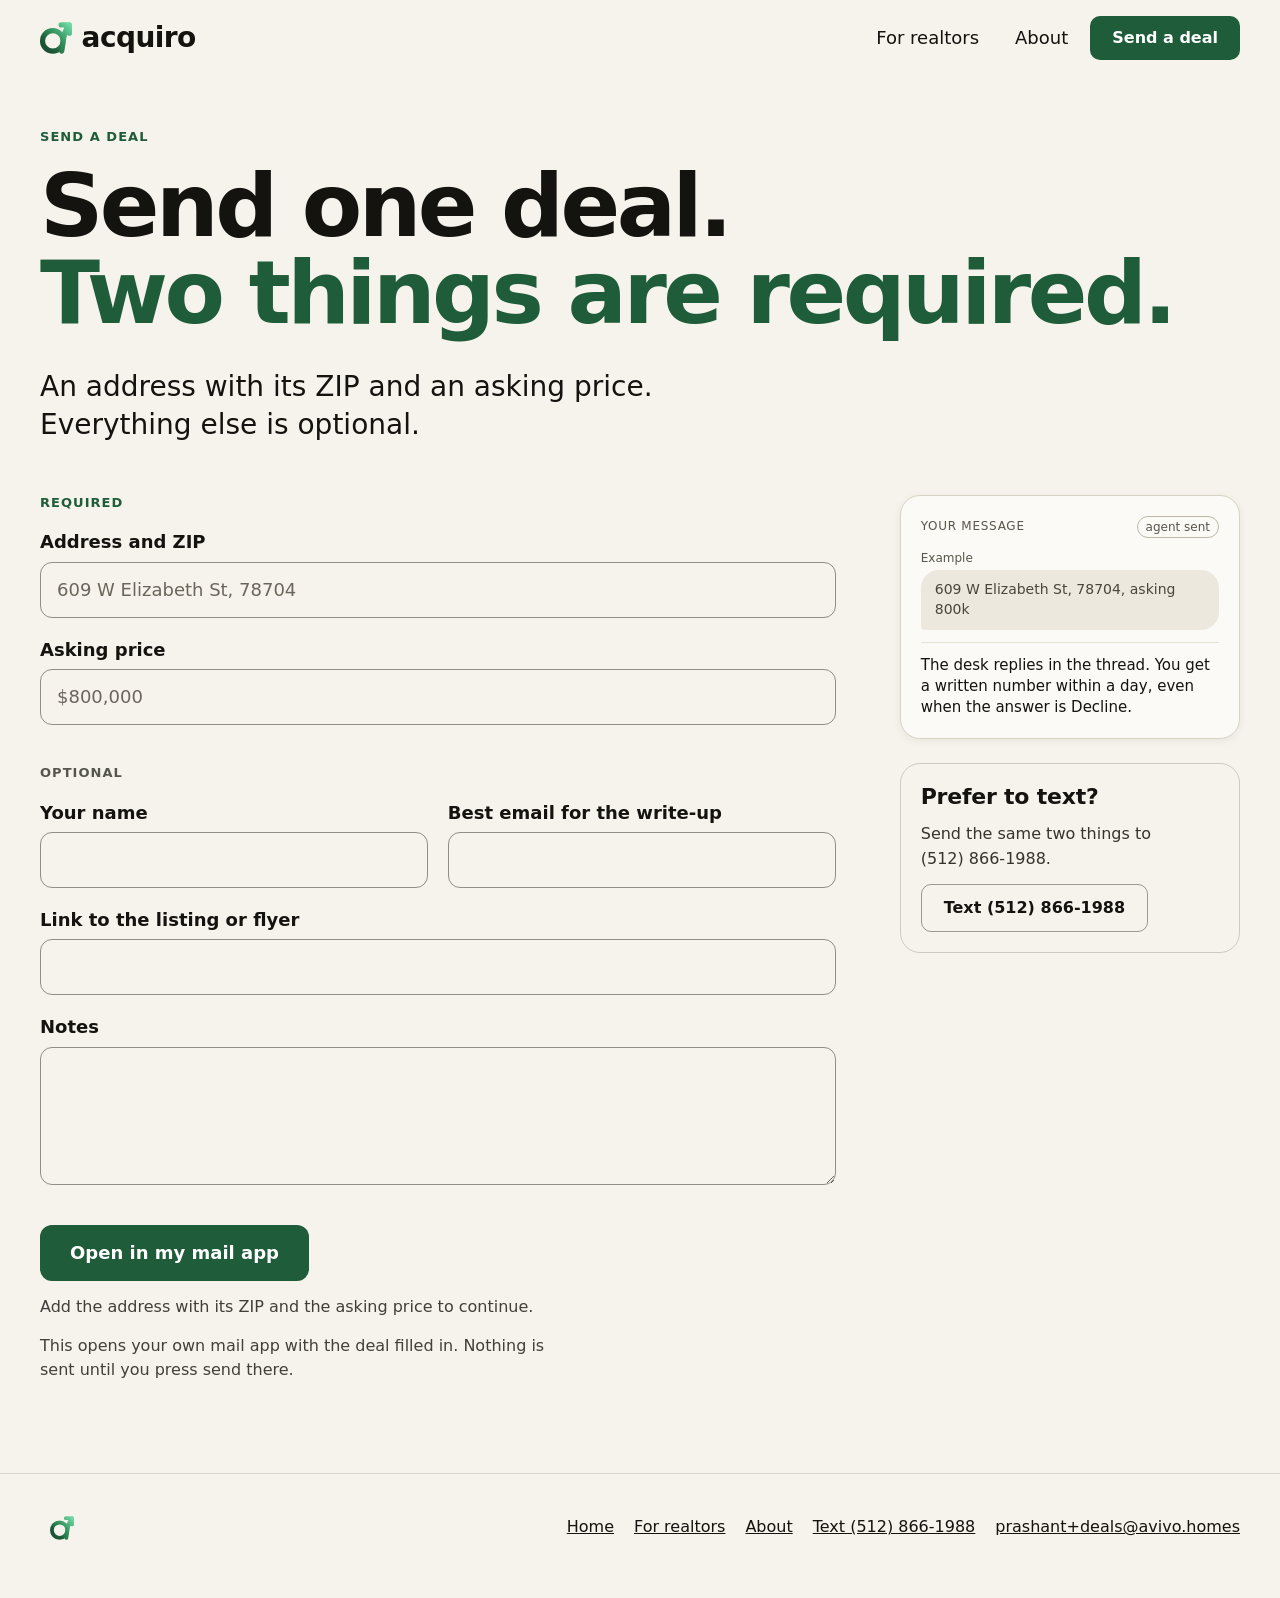
<file: submit.html>
<!doctype html>
<html lang="en">
<head>
<meta charset="utf-8">
<meta name="viewport" content="width=device-width, initial-scale=1">
<meta name="referrer" content="no-referrer">
<meta http-equiv="Content-Security-Policy" content="default-src 'none'; script-src 'unsafe-inline'; style-src 'unsafe-inline' https://fonts.googleapis.com; font-src https://fonts.gstatic.com; img-src data:; connect-src 'none'; form-action 'none'; base-uri 'none'">
<title>Send a deal | Acquiro</title>
<meta name="description" content="Send one deal. An address with its ZIP and an asking price is all it takes. The form opens your own mail app with the deal filled in.">
<meta name="theme-color" content="#F6F3EC">
<meta name="color-scheme" content="light">
<meta property="og:type" content="website">
<meta property="og:title" content="Send a deal | Acquiro">
<meta property="og:description" content="Send one deal. An address with its ZIP and an asking price is all it takes. The form opens your own mail app with the deal filled in.">
<meta property="og:image" content="https://getacquiro.app/og.jpg">
<meta property="og:image:width" content="800">
<meta property="og:image:height" content="420">
<meta name="twitter:card" content="summary_large_image">
<meta name="twitter:image" content="https://getacquiro.app/og.jpg">
<link rel="icon" type="image/svg+xml" href="data:image/svg+xml,%3Csvg%20xmlns='http://www.w3.org/2000/svg'%20viewBox='0%201%20100%20100'%3E%3Cdefs%3E%3ClinearGradient%20id='r'%20gradientUnits='userSpaceOnUse'%20x1='8'%20y1='92'%20x2='92'%20y2='8'%3E%3Cstop%20offset='0'%20stop-color='%23174A2E'/%3E%3Cstop%20offset='.25'%20stop-color='%231F5C3A'/%3E%3Cstop%20offset='.5'%20stop-color='%232E8B57'/%3E%3Cstop%20offset='1'%20stop-color='%236FD9A6'/%3E%3C/linearGradient%3E%3ClinearGradient%20id='a'%20gradientUnits='userSpaceOnUse'%20x1='8'%20y1='92'%20x2='92'%20y2='8'%3E%3Cstop%20offset='0'%20stop-color='%231F5C3A'/%3E%3Cstop%20offset='.5'%20stop-color='%232E8B57'/%3E%3Cstop%20offset='1'%20stop-color='%236FD9A6'/%3E%3C/linearGradient%3E%3C/defs%3E%3Cg%20fill='none'%20stroke-width='16'%20stroke-linecap='round'%20stroke-linejoin='round'%3E%3Cpath%20d='M8%2060A32%2032%200%201%201%2072%2060A32%2032%200%201%201%208%2060Z'%20stroke='url(%23r)'/%3E%3Cpath%20d='M68%2092C74%2062%2072%2028%2092%2010M66%2010H92V36'%20stroke='url(%23a)'/%3E%3C/g%3E%3C/svg%3E">
<link rel="stylesheet" href="https://fonts.googleapis.com/css2?family=IBM+Plex+Sans:wght@400;500;600&amp;family=Schibsted+Grotesk:wght@500;600;700&amp;display=swap">
<style>
:root{
  --bg:#F6F3EC;          /* page */
  --ink:#15130F;         /* text */
  --accent:#1F5C3A;      /* the one deep green */
  --tint:#E3EDE6;        /* accent tint */
  --card:#FBFAF6;        /* mockup surface */
  --paper:#FFFFFF;
  --line:#D9D3C4;        /* mockup borders */
  --line-soft:#E6E1D3;
  --head:#F7F4EC;
  --muted:#5A554B;       /* mockup captions, 6:1 on card */
  --chip:#EFEBE0;
  --chip-line:#D8D2C2;
  --bubble:#ECE8DD;
  --stroke:#BDB7A8;      /* decorative chip and button strokes */
  --b14:rgba(21,19,15,.14);
  --b18:rgba(21,19,15,.18);
  --b22:rgba(21,19,15,.22);
  --b35:rgba(21,19,15,.35);
  --b40:rgba(21,19,15,.4);
  --b45:rgba(21,19,15,.45);
  --focus:#2F7D52;
  --err:#9B1C1C;
  --gutter:clamp(16px,4vw,40px);
  --d:'Schibsted Grotesk',system-ui,-apple-system,'Segoe UI',sans-serif;
  --t:'IBM Plex Sans',system-ui,-apple-system,'Segoe UI',sans-serif;
}
*{box-sizing:border-box}
html{-webkit-text-size-adjust:100%}
body{margin:0;background:var(--bg);color:var(--ink);font:400 18px/1.55 var(--t);-webkit-font-smoothing:antialiased}
h1,h2,h3,h4,p,ul,ol,dl,dd,figure{margin:0}
a{color:inherit}
[hidden]{display:none!important}
.d{font-family:var(--d)}
.blk{display:block}
.acc{color:var(--accent)}
.dim{opacity:.8}
a:focus-visible,button:focus-visible,summary:focus-visible,input:focus-visible,textarea:focus-visible{outline:3px solid var(--focus);outline-offset:3px}
.skip{position:absolute;left:16px;top:-120px;z-index:100;display:inline-flex;align-items:center;min-height:44px;padding:0 20px;background:var(--ink);color:#fff;border-radius:999px;text-decoration:none;font-weight:500}
.skip:focus{top:12px}

/* chrome */
.wrap{max-width:1280px;margin:0 auto;padding:0 var(--gutter)}
.top{max-width:1280px;margin:0 auto;padding:16px var(--gutter);display:flex;align-items:center;justify-content:space-between;gap:12px;flex-wrap:wrap}
.brand{--m:28px;display:inline-flex;align-items:center;gap:calc(var(--m)*.3);min-height:44px;text-decoration:none}
.brand .mark{display:block;flex:none;width:var(--m);height:var(--m);overflow:visible}
.brand .word{font:700 calc(var(--m)*.875)/1 var(--d);letter-spacing:-.02em;color:var(--ink)}
@media (min-width:700px){.brand{--m:32px}}
.brand:hover .word{color:var(--accent)}
.nav{display:flex;align-items:center;gap:4px;flex-wrap:wrap}
.nav a{display:inline-flex;align-items:center;min-height:44px;padding:0 12px;font-weight:500;text-decoration:none}
.nav a[aria-current=page]{font-weight:600;text-decoration:underline;text-underline-offset:6px;text-decoration-thickness:2px}
.nav a.cta{justify-content:center;padding:0 20px;border-radius:10px;background:var(--accent);color:#fff;font:600 16px/1.2 var(--d);text-decoration:none}
@media (min-width:700px){.nav{gap:8px}.nav a{padding:0 14px}.nav a.cta{padding:0 22px}}
.foot{border-top:1px solid var(--b14)}
.foot .in{max-width:1280px;margin:0 auto;padding:32px var(--gutter) 48px;display:flex;flex-wrap:wrap;align-items:center;justify-content:space-between;gap:12px 32px}
.foot .brand{--m:24px;min-width:44px;justify-content:center}
.foot nav{display:flex;flex-wrap:wrap;align-items:center;gap:4px 20px;font-size:16px}
.foot nav a{display:inline-flex;align-items:center;min-height:44px}

/* sections and type */
.sec{padding:clamp(56px,7vw,96px) 0}
.rule{border-top:1px solid var(--b14)}
.hero{padding:clamp(24px,4vw,56px) 0 clamp(56px,7vw,96px)}
.h1{font:700 clamp(42px,8.4vw,88px)/.98 var(--d);letter-spacing:-.04em}
.h2{font:700 clamp(34px,5vw,56px)/1.04 var(--d);letter-spacing:-.03em}
.h2.close{font-size:clamp(40px,6.4vw,72px);line-height:1;letter-spacing:-.035em;max-width:900px}
.h3{font:600 26px/1.15 var(--d);letter-spacing:-.02em}
.sub{font-size:clamp(20px,2.3vw,28px);line-height:1.35}
.eyebrow{font-size:13px;font-weight:600;letter-spacing:.08em;text-transform:uppercase;color:var(--accent)}
.btns{display:flex;flex-wrap:wrap;gap:12px}
.btn{display:inline-flex;align-items:center;justify-content:center;min-height:56px;padding:0 30px;border:1px solid transparent;border-radius:12px;font:600 18px/1.2 var(--d);text-decoration:none;cursor:pointer;transition:opacity .15s}
.btn:hover{opacity:.86}
.btn-solid{background:var(--accent);color:#fff}
.btn-line{background:transparent;color:inherit;border-color:var(--b40)}
.btn-md{min-height:52px;padding:0 26px;font-size:17px}
.btn-sm{min-height:48px;padding:0 22px;font-size:16px;border-radius:10px}
.grid{display:grid;grid-template-columns:repeat(auto-fit,minmax(min(var(--min,320px),100%),1fr));gap:var(--gap,24px);margin-top:clamp(32px,4vw,48px)}
.card{border:1px solid var(--b18);border-radius:16px;padding:28px;display:flex;flex-direction:column;gap:18px}
.pills{display:flex;flex-wrap:wrap;gap:6px}
.pill{display:inline-flex;align-items:center;min-height:28px;padding:0 12px;border:1px solid var(--b35);border-radius:999px;font-size:14px}
.pill.on{padding:0 14px;border-color:transparent;background:var(--accent);color:#fff;font-weight:600}
.pill.off{padding:0 14px;border-color:currentColor;font-weight:600}
.num{font:700 56px/1 var(--d);letter-spacing:-.04em;color:var(--accent)}
.rowlist{list-style:none;padding:0;margin:0}
.rowlist li{padding:20px 0;border-top:1px solid var(--b18);font:600 clamp(20px,2.2vw,26px)/1.3 var(--d);letter-spacing:-.01em}
.rowlist li:last-child{border-bottom:1px solid var(--b18)}
.split{display:flex;flex-wrap:wrap;gap:32px 64px;align-items:flex-start}
.split>h2{flex:1 1 320px}
.split>.rowlist,.split>dl{flex:1 1 440px;min-width:0}
.cta-row{display:flex;flex-direction:column;align-items:flex-start;gap:32px}

/* chips and flags */
.tag{display:inline-flex;align-items:center;min-height:22px;padding:0 8px;border-radius:999px;font-size:12px;font-weight:500;line-height:1;white-space:nowrap}
.tag.t24{min-height:24px;padding:0 10px}
.tag.sent{border:1px solid var(--stroke);color:var(--muted)}
.tag.pg{border:1px solid var(--b35);color:inherit}
.tag.found{background:var(--tint);color:var(--accent)}
.flag{display:inline-flex;align-items:center;gap:6px;min-height:28px;padding:4px 10px;border-radius:999px;background:var(--chip);border:1px solid var(--chip-line);color:var(--ink);font-size:13px;font-weight:500;line-height:1.2}
.flag svg{flex:none}
.fact{display:inline-flex;align-items:center;min-height:26px;padding:0 10px;border-radius:999px;background:var(--tint);color:var(--accent);font-size:13px;font-weight:500;white-space:nowrap}

/* mockups (drawn in markup, no images) */
.shots{display:flex;flex-direction:row-reverse;flex-wrap:wrap;justify-content:center;align-items:flex-start;gap:50px;margin-top:clamp(40px,6vw,72px)}
.phone{flex:0 1 390px;width:100%;max-width:390px;align-self:center;background:#15130F;border:1px solid #3A362E;border-radius:44px;padding:10px;box-shadow:0 2px 8px rgba(0,0,0,.06)}
.screen{background:var(--card);color:var(--ink);border-radius:34px;overflow:hidden;font:400 14px/1.4 var(--t)}
.scr{display:flex;flex-direction:column;gap:12px;padding:16px}
.mcard{display:flex;flex-direction:column;gap:10px;padding:14px;border:1px solid var(--line);border-radius:16px;background:var(--paper)}
.mhead{display:flex;align-items:center;justify-content:space-between;gap:8px}
.mname{font:600 13px var(--d);color:var(--muted);letter-spacing:.02em}
.verdict{display:inline-flex;align-items:center;min-height:26px;padding:0 12px;border-radius:999px;background:var(--accent);color:#fff;font-size:13px;font-weight:600}
.maddr{font:700 22px/1.1 var(--d);letter-spacing:-.02em}
.flags{display:flex;flex-wrap:wrap;gap:6px}
.rows{display:flex;flex-direction:column}
.row{display:flex;align-items:center;justify-content:space-between;gap:8px;padding:8px 0;border-top:1px solid var(--line-soft)}
.rl{display:flex;align-items:center;flex-wrap:wrap;gap:6px;color:var(--muted);font-size:13px}
.rv{font:600 17px var(--d)}
.row2{display:grid;grid-template-columns:repeat(2,minmax(0,1fr));gap:8px;padding:8px 0;border-top:1px solid var(--line-soft)}
.row2>div{display:flex;align-items:baseline;justify-content:space-between;gap:6px}
.row2 .rl{font-size:13px}
.small{color:var(--muted);font-size:12px}
.acts{display:grid;grid-template-columns:repeat(4,minmax(0,1fr));gap:6px}
.mbtn{display:inline-flex;align-items:center;justify-content:center;min-height:44px;padding:0 4px;border:1px solid var(--stroke);border-radius:10px;background:var(--paper);color:var(--ink);font-size:13px;font-weight:600}
.mbtn.go{border-color:var(--accent);background:var(--accent);color:#fff}
.mbtn.no{border-color:var(--ink)}
.thread-h{display:flex;align-items:center;justify-content:space-between;gap:8px;color:var(--muted);font-size:12px;font-weight:500;letter-spacing:.06em;text-transform:uppercase}
.thread{display:flex;flex-direction:column;gap:10px}
.msg{display:flex;flex-direction:column;align-items:flex-start;gap:3px}
.msg.me{align-items:flex-end}
.who{font-size:12px;color:var(--muted)}
.bub{max-width:88%;padding:9px 12px;border-radius:16px 16px 16px 4px;background:var(--bubble);font-size:14px}
.msg.me .bub{background:var(--accent);color:#fff;border-radius:16px 16px 4px 16px}
.bub.w{max-width:92%}
.dframe{flex:1 1 520px;max-width:760px;min-width:0;border:1px solid var(--line);border-radius:16px;overflow:hidden;background:var(--card);color:var(--ink);box-shadow:0 2px 8px rgba(0,0,0,.06);font:400 14px/1.45 var(--t)}
.dbar{display:flex;align-items:center;gap:12px;padding:10px 16px;background:var(--chip);border-bottom:1px solid var(--line)}
.dots{display:flex;gap:6px}
.dots span{width:10px;height:10px;border-radius:50%;background:#CFC9BA}
.url{flex:1;min-width:0;display:flex;justify-content:center}
.url span{max-width:100%;padding:3px 14px;border:1px solid var(--line);border-radius:999px;background:var(--card);color:var(--muted);font-size:12.5px;white-space:nowrap;overflow:hidden;text-overflow:ellipsis}
.dbody{display:flex;flex-direction:column;gap:20px;padding:24px}
.dtop{display:flex;flex-wrap:wrap;align-items:flex-start;justify-content:space-between;gap:12px}
.dtop>div{min-width:0}
.daddr{font:700 28px/1.1 var(--d);letter-spacing:-.025em}
.dask{display:flex;align-items:center;flex-wrap:wrap;gap:8px;margin-top:8px}
.dask b{font:600 18px var(--d)}
.dverdict{display:inline-flex;align-items:center;min-height:34px;padding:0 18px;border-radius:999px;background:var(--accent);color:#fff;font-size:15px;font-weight:600}
.dflags{display:flex;flex-wrap:wrap;gap:8px}
.dfound{display:flex;flex-wrap:wrap;align-items:center;gap:8px}
.dfound .lab,.cap{margin-right:4px;color:var(--muted);font-size:12px;font-weight:500;letter-spacing:.06em;text-transform:uppercase}
.panel{border:1px solid var(--line);border-radius:12px;background:var(--paper);overflow:hidden}
.phead{display:flex;align-items:center;justify-content:space-between;gap:8px;padding:10px 16px;background:var(--head)}
.phead.ln{border-bottom:1px solid var(--line-soft)}
.phead .cap{margin:0;font-weight:600}
.pbody{display:flex;flex-direction:column;gap:14px;padding:16px}
.stats{display:grid;grid-template-columns:repeat(auto-fit,minmax(min(120px,100%),1fr));gap:12px}
.stats .small{font-size:12px}
.stat{font:700 20px var(--d)}
.maxbox{display:flex;flex-wrap:wrap;align-items:baseline;justify-content:space-between;gap:4px 16px;padding:12px 14px;border-radius:10px;background:var(--tint)}
.maxbox .l{font-size:13px;font-weight:500}
.maxbox .v{font:700 26px var(--d);letter-spacing:-.02em;color:var(--accent)}
.maxbox .n{flex-basis:100%;font-size:12.5px;color:#4A463D}
.kv{display:flex;justify-content:space-between;gap:12px;padding-top:12px;border-top:1px solid var(--line-soft)}
.kv b{font-weight:600}
.tbl{overflow-x:auto}
.tbl table{width:100%;border-collapse:collapse;font-size:14px}
.tbl th{padding:8px 16px;font-size:12px;font-weight:500;color:var(--muted)}
.tbl td{padding:10px 16px}
.tbl tr{border-top:1px solid var(--line-soft)}
.tbl thead tr{border-top:0}
.tbl .r{text-align:right}
.tbl .l{text-align:left}
.tbl td.r{font-weight:600}
.tbl tfoot td{background:var(--head);font-size:13px;color:var(--muted)}
.replyh{color:var(--muted);font-size:12px;font-weight:600;letter-spacing:.06em;text-transform:uppercase}
.dframe ul{margin:8px 0 0;padding-left:20px;font-size:14px}
.dframe li+li{margin-top:4px}
.dacts{display:flex;flex-wrap:wrap;gap:8px}
.dacts .mbtn{padding:0 18px;font-size:14px}

/* tabs and panels */
.cmp{display:grid;grid-template-columns:repeat(auto-fit,minmax(min(380px,100%),1fr));gap:24px;margin-top:clamp(32px,4vw,48px)}
.cmp>div{display:flex;flex-direction:column;gap:14px;padding:28px;border-radius:16px}
.cmp .a{border:1px solid var(--b18)}
.cmp .a .lab{opacity:.7}
.cmp .a .say{opacity:.8}
.cmp .b{background:var(--tint)}
.cmp .lab{font-size:13px;font-weight:600;letter-spacing:.08em;text-transform:uppercase}
.cmp .b .lab{color:var(--accent)}
.cmp .say{font:600 clamp(24px,2.6vw,32px)/1.2 var(--d);letter-spacing:-.02em}
.tabbox{margin-top:24px;padding:clamp(20px,3vw,32px);border:1px solid var(--b18);border-radius:16px}
.tablist{display:none;flex-wrap:wrap;gap:8px}
.js .tablist{display:flex}
.tab{min-height:44px;padding:0 20px;border:1px solid var(--b35);border-radius:999px;background:transparent;color:inherit;font:600 16px/1.2 var(--d);cursor:pointer}
.tab[aria-selected=true]{background:var(--ink);color:var(--bg)}
.tp{display:grid;grid-template-columns:repeat(auto-fit,minmax(min(260px,100%),1fr));gap:24px;align-items:end;margin-top:28px}
.tp .lead{display:flex;flex-direction:column;align-items:flex-start;gap:12px}
.tp .big{font:700 clamp(48px,6vw,72px)/1 var(--d);letter-spacing:-.04em}
.tp .big.sm{font-size:clamp(40px,5vw,60px)}
.tp p.say{font-size:20px;line-height:1.45;max-width:560px}
.tp+.tp{border-top:1px solid var(--b14);padding-top:28px}
.js .tp+.tp{border-top:0;padding-top:0}

/* the home sections */
.band{background:var(--ink);color:var(--bg);padding:clamp(56px,7vw,96px) 0}
.band .big{max-width:1000px;font:600 clamp(28px,4.4vw,56px)/1.1 var(--d);letter-spacing:-.03em;text-wrap:balance}
.band .small2{max-width:720px;margin-top:28px;font-size:clamp(18px,2vw,24px);line-height:1.5;opacity:.82}
.herorow{display:flex;flex-wrap:wrap;align-items:flex-end;justify-content:space-between;gap:32px;margin-top:clamp(28px,4vw,48px)}
.herocopy{flex:1 1 420px;max-width:660px}
.herocopy .btns{margin-top:28px}
.proof{display:flex;align-items:baseline;gap:14px;flex-wrap:wrap;font-size:20px}
.proof .n{font:700 clamp(56px,7vw,88px)/1 var(--d);letter-spacing:-.04em;color:var(--accent)}
.ca{display:flex;flex-direction:column;gap:8px}
.ca .r1{display:flex;align-items:center;justify-content:space-between;gap:8px;padding-bottom:8px;border-bottom:1px solid var(--b14);font-size:15px}
.ca .r2{display:flex;align-items:center;justify-content:space-between;gap:8px;font-size:15px}
.steps{list-style:none;padding:0;margin:clamp(32px,4vw,48px) 0 0;display:grid;grid-template-columns:repeat(auto-fit,minmax(min(300px,100%),1fr));gap:32px}
.steps li{display:flex;flex-direction:column;gap:12px;padding-top:20px;border-top:2px solid currentColor}
.ondesk{display:flex;flex-wrap:wrap;align-items:center;gap:8px;margin-top:28px;padding:16px;border:1px solid var(--b18);border-radius:14px}
.ondesk .cap{margin-right:6px;color:inherit;opacity:.7;font-weight:600;letter-spacing:.08em}
.ondesk .mbtn{padding:0 18px;font-size:15px;background:transparent;color:inherit;border-color:var(--b40)}
.ondesk .mbtn.go{background:var(--accent);border-color:var(--accent);color:#fff}
.ondesk .mbtn.no{border-color:currentColor}
.strip{background:var(--tint);border-radius:24px;padding:clamp(28px,5vw,56px);display:flex;flex-wrap:wrap;gap:32px 48px;align-items:center;justify-content:space-between}
.strip .l{flex:1 1 420px;max-width:680px}
.strip .l h2{margin-top:12px;font:700 clamp(28px,3.6vw,44px)/1.1 var(--d);letter-spacing:-.03em}
.strip .r{flex:0 1 340px;display:flex;flex-direction:column;align-items:flex-start;gap:10px}
.strip .r p{font:600 24px/1.2 var(--d)}
.strip .r .btn{margin-top:10px}
.next li{display:flex;align-items:center;justify-content:space-between;gap:16px}
.next .pill{font-size:13px;font-weight:500}
.faq{display:grid;grid-template-columns:repeat(auto-fit,minmax(min(420px,100%),1fr));gap:0 64px;margin-top:clamp(32px,4vw,48px)}
.faq.one{grid-template-columns:minmax(0,820px)}
details.q{padding:12px 0 20px;border-top:1px solid var(--b22)}
details.q summary{display:flex;align-items:flex-start;justify-content:space-between;gap:16px;min-height:44px;padding-top:8px;list-style:none;cursor:pointer}
details.q summary::-webkit-details-marker{display:none}
details.q summary::after{content:"";flex:none;width:10px;height:10px;margin-top:12px;border-right:2px solid currentColor;border-bottom:2px solid currentColor;transform:rotate(45deg)}
details.q[open] summary::after{transform:rotate(-135deg);margin-top:16px}
details.q h3{font:600 22px/1.25 var(--d);letter-spacing:-.01em}
details.q p{margin-top:10px;opacity:.82}

@media (prefers-reduced-motion:reduce){.btn{transition:none}}

.hero.s{padding:clamp(24px,4vw,56px) 0 clamp(32px,4vw,56px)}
.formsec{padding:0 0 clamp(56px,7vw,96px)}
.cols{display:flex;flex-wrap:wrap;align-items:flex-start;gap:40px 64px}
.left{flex:999 1 520px;min-width:0;display:flex;flex-direction:column;gap:40px}
.left form{display:flex;flex-direction:column;gap:40px}
fieldset{border:0;margin:0;padding:0;min-width:0;display:flex;flex-direction:column;gap:20px}
legend{padding:0;margin-bottom:20px;font:600 13px/1.2 var(--d);letter-spacing:.08em;text-transform:uppercase;color:var(--accent)}
legend.opt{color:inherit;opacity:.7}
.field{display:flex;flex-direction:column;gap:8px}
.field label{font:600 18px/1.3 var(--d)}
input,textarea{width:100%;min-height:56px;padding:0 16px;border:1px solid var(--b45);border-radius:12px;background:transparent;color:inherit;font:inherit;font-size:18px}
textarea{min-height:128px;padding:14px 16px;line-height:1.5;resize:vertical}
input::placeholder{color:#6B665C;opacity:1}
[aria-invalid=true]{border:2px solid var(--err)}
.err{color:var(--err);font-size:16px}
.two2{display:grid;grid-template-columns:repeat(auto-fit,minmax(min(260px,100%),1fr));gap:20px}
.actions{display:flex;flex-direction:column;align-items:flex-start;gap:14px}
.actions .btn{border:0}
.actions p{max-width:520px;font-size:16px;opacity:.8}
.actions p.form-error{color:var(--err);opacity:1;font-weight:600}
.size-meter{font-size:15px;color:var(--muted)}
.size-meter.over{color:var(--err)}
.aside{flex:1 1 340px;min-width:0;display:flex;flex-direction:column;gap:24px}
.msgcard{display:flex;flex-direction:column;gap:12px;padding:20px;border:1px solid var(--line);border-radius:20px;background:var(--card);color:var(--ink);box-shadow:0 2px 8px rgba(0,0,0,.06);font-size:15px;line-height:1.4}
.msgcard .thread-h .tag{letter-spacing:0;text-transform:none}
.msgcard .msg{gap:4px}
.msgcard .bub{max-width:none;padding:10px 14px;border-radius:18px 18px 18px 4px;color:#4A463D}
.msgcard .after{padding-top:12px;border-top:1px solid var(--line-soft)}
.textcard{display:flex;flex-direction:column;align-items:flex-start;gap:12px;padding:20px;border:1px solid var(--b18);border-radius:20px}
.textcard h2{font:600 22px/1.2 var(--d);letter-spacing:-.01em}
.textcard p{font-size:16px;opacity:.85}
.review{display:flex;flex-direction:column;gap:12px;padding:24px;border:1px solid var(--b22);border-radius:20px}
.review h2{font:700 28px/1.1 var(--d);letter-spacing:-.02em}
.review p.copy{font-size:16px;opacity:.85}
.review dl{display:grid;grid-template-columns:auto 1fr;gap:6px 16px;font-size:16px}
.review dt{font-weight:600}
.review dd{margin:0;overflow-wrap:anywhere}
.review textarea{min-height:200px;font-size:16px;line-height:1.5}
.review label{font:600 16px var(--d)}
.review .row{display:flex;flex-wrap:wrap;gap:10px}
.review .btn{min-height:48px;padding:0 22px;font-size:16px;border-radius:10px}
.status{font-size:16px;min-height:1.5em}
.status.bad{color:var(--err)}
.noscript{padding:14px 16px;border:1px solid var(--b35);border-radius:12px;font-size:16px}
</style>
</head>
<body>
<a class="skip" href="#form">Skip to the form</a>
<header>
<div class="top">
<a class="brand" href="index.html" aria-label="Acquiro home">
<svg class="mark" viewBox="0 1 100 100" aria-hidden="true" focusable="false"><defs><linearGradient id="mk-submit-h-ring" gradientUnits="userSpaceOnUse" x1="8" y1="92" x2="92" y2="8"><stop offset="0" stop-color="#174A2E"/><stop offset=".25" stop-color="#1F5C3A"/><stop offset=".5" stop-color="#2E8B57"/><stop offset="1" stop-color="#6FD9A6"/></linearGradient><linearGradient id="mk-submit-h-arrow" gradientUnits="userSpaceOnUse" x1="8" y1="92" x2="92" y2="8"><stop offset="0" stop-color="#1F5C3A"/><stop offset=".5" stop-color="#2E8B57"/><stop offset="1" stop-color="#6FD9A6"/></linearGradient></defs><g fill="none" stroke-width="16" stroke-linecap="round" stroke-linejoin="round"><path d="M8 60A32 32 0 1 1 72 60A32 32 0 1 1 8 60Z" stroke="url(#mk-submit-h-ring)"/><path d="M68 92C74 62 72 28 92 10M66 10H92V36" stroke="url(#mk-submit-h-arrow)"/></g></svg>
<span class="word">acquiro</span>
</a>
<nav class="nav" aria-label="Main">
<a href="realtors.html">For realtors</a>
<a href="about.html">About</a>
<a class="cta" href="submit.html" aria-current="page">Send a deal</a>
</nav>
</div>
</header>

<main id="main">

<section class="hero s">
<div class="wrap">
<p class="eyebrow">Send a deal</p>
<h1 class="h1" style="margin-top:16px">
<span class="blk">Send one deal.</span>
<span class="blk acc">Two things are required.</span>
</h1>
<p class="sub" style="max-width:640px;margin-top:clamp(20px,3vw,32px)">An address with its ZIP and an asking price. Everything else is optional.</p>
</div>
</section>

<section class="formsec">
<div class="wrap cols">

<div class="left">
<noscript><p class="noscript">This form needs JavaScript to write your email. Without it, email <a href="mailto:prashant+deals@avivo.homes">prashant+deals@avivo.homes</a> or text (512) 866-1988 with the address, ZIP and asking price.</p></noscript>

<form id="form" method="post" novalidate>
<fieldset>
<legend>Required</legend>
<div class="field">
<label for="address">Address and ZIP</label>
<input id="address" name="address" type="text" required aria-required="true" maxlength="140" autocomplete="off" autocapitalize="words" enterkeyhint="next" placeholder="609 W Elizabeth St, 78704" aria-describedby="e-address">
<p class="err" id="e-address" hidden></p>
</div>
<div class="field">
<label for="ask">Asking price</label>
<input id="ask" name="ask" type="text" inputmode="decimal" required aria-required="true" maxlength="16" autocomplete="off" enterkeyhint="next" placeholder="$800,000" aria-describedby="e-ask">
<p class="err" id="e-ask" hidden></p>
</div>
</fieldset>

<fieldset>
<legend class="opt">Optional</legend>
<div class="two2">
<div class="field">
<label for="agent_name">Your name</label>
<input id="agent_name" name="agent_name" type="text" maxlength="80" autocomplete="name" enterkeyhint="next" aria-describedby="e-agent_name">
<p class="err" id="e-agent_name" hidden></p>
</div>
<div class="field">
<label for="contact">Best email for the write-up</label>
<input id="contact" name="contact" type="text" maxlength="120" inputmode="email" autocomplete="email" autocapitalize="none" spellcheck="false" enterkeyhint="next" aria-describedby="e-contact">
<p class="err" id="e-contact" hidden></p>
</div>
</div>
<div class="field">
<label for="listing_url">Link to the listing or flyer</label>
<input id="listing_url" name="listing_url" type="text" inputmode="url" maxlength="300" autocomplete="off" autocapitalize="none" spellcheck="false" enterkeyhint="next" aria-describedby="e-listing_url">
<p class="err" id="e-listing_url" hidden></p>
</div>
<div class="field">
<label for="notes">Notes</label>
<textarea id="notes" name="notes" maxlength="600" rows="4" aria-describedby="size-meter e-notes"></textarea>
<p class="err" id="e-notes" hidden></p>
</div>
<p class="size-meter" id="size-meter" hidden></p>
</fieldset>

<div class="actions">
<p class="form-error" id="form-error" role="alert" hidden></p>
<button type="submit" id="send" class="btn btn-solid">Open in my mail app</button>
<p id="need">Add the address with its ZIP and the asking price to continue.</p>
<p>This opens your own mail app with the deal filled in. Nothing is sent until you press send there.</p>
</div>
</form>

<section class="review" id="review" aria-labelledby="review-title" tabindex="-1" hidden>
<h2 id="review-title">Ready to send</h2>
<p class="copy">Your mail app should be opening with this message. Check it, then press send there. If nothing opened, copy the text below and email it to the address shown, or text it to (512) 866-1988.</p>
<dl>
<dt>To</dt><dd id="r-to">prashant+deals@avivo.homes</dd>
<dt>Subject</dt><dd id="r-subject"></dd>
</dl>
<label for="composed">Message</label>
<textarea id="composed" name="composed" readonly rows="12" spellcheck="false"></textarea>
<div class="row">
<button type="button" id="copy-btn" class="btn btn-line">Copy</button>
<a id="mailto-link" class="btn btn-line" href="mailto:prashant+deals@avivo.homes">Open my mail app again</a>
</div>
<p class="status" id="copy-status" role="status" aria-live="polite"></p>
</section>
</div>

<aside class="aside">
<section class="msgcard" aria-label="Your message">
<p class="thread-h"><span>Your message</span><span class="tag sent">agent sent</span></p>
<div class="msg"><span class="who">Example</span><p class="bub">609 W Elizabeth St, 78704, asking 800k</p></div>
<p class="after">The desk replies in the thread. You get a written number within a day, even when the answer is Decline.</p>
</section>
<section class="textcard" aria-label="Prefer to text">
<h2>Prefer to text?</h2>
<p>Send the same two things to <span style="white-space:nowrap">(512) 866-1988</span>.</p>
<a class="btn btn-line btn-sm" href="sms:+15128661988">Text (512) 866-1988</a>
</section>
</aside>

</div>
</section>

</main>

<footer class="foot">
<div class="in">
<a class="brand" href="index.html" aria-label="Acquiro home"><svg class="mark" viewBox="0 1 100 100" aria-hidden="true" focusable="false"><defs><linearGradient id="mk-submit-f-ring" gradientUnits="userSpaceOnUse" x1="8" y1="92" x2="92" y2="8"><stop offset="0" stop-color="#174A2E"/><stop offset=".25" stop-color="#1F5C3A"/><stop offset=".5" stop-color="#2E8B57"/><stop offset="1" stop-color="#6FD9A6"/></linearGradient><linearGradient id="mk-submit-f-arrow" gradientUnits="userSpaceOnUse" x1="8" y1="92" x2="92" y2="8"><stop offset="0" stop-color="#1F5C3A"/><stop offset=".5" stop-color="#2E8B57"/><stop offset="1" stop-color="#6FD9A6"/></linearGradient></defs><g fill="none" stroke-width="16" stroke-linecap="round" stroke-linejoin="round"><path d="M8 60A32 32 0 1 1 72 60A32 32 0 1 1 8 60Z" stroke="url(#mk-submit-f-ring)"/><path d="M68 92C74 62 72 28 92 10M66 10H92V36" stroke="url(#mk-submit-f-arrow)"/></g></svg></a>
<nav aria-label="Footer">
<a href="index.html">Home</a>
<a href="realtors.html">For realtors</a>
<a href="about.html">About</a>
<a href="sms:+15128661988">Text (512) 866-1988</a>
<a href="mailto:prashant+deals@avivo.homes">prashant+deals@avivo.homes</a>
</nav>
</div>
</footer>
<script>
(function () {
  'use strict';

  var TO = 'prashant+deals@avivo.homes';
  var FIELD_ORDER = ['Address', 'ZIP', 'Ask', 'Lot size', 'Claimed ARV', 'Existing sf', 'Listing URL', 'Agent name', 'Agent email', 'Agent phone', 'Notes'];
  var MAX_ENCODED = 1800;          // URL-encoded body must stay under this
  var WARN_ENCODED = 1400;         // show the size note from here
  var NL = '\r\n';                 // RFC 6068 line break inside mailto bodies
  var MIN_PRICE = 10000, MAX_PRICE = 100000000;
  var CONTROLS = ['address', 'ask', 'contact', 'agent_name', 'listing_url', 'notes'];

  var form = document.getElementById('form');
  var attempted = false;

  function $(id) { return document.getElementById(id); }
  function clean(s) { return String(s == null ? '' : s).replace(/[\u0000-\u001f\u007f\u2028\u2029]+/g, ' ').replace(/\s+/g, ' ').trim(); }
  function val(id) { return clean($(id).value); }
  function fmtInt(n) { return Math.round(n).toLocaleString('en-US'); }
  function parseMoney(raw) {
    var m = /^(\d+(?:\.\d+)?)(k|m)?$/.exec(raw.replace(/[$,\s]/g, '').toLowerCase());
    if (!m) { return NaN; }
    var n = parseFloat(m[1]);
    if (m[2] === 'k') { n *= 1e3; }
    if (m[2] === 'm') { n *= 1e6; }
    return Math.round(n);
  }

  // Reads the form. Returns the value for each label (in FIELD_ORDER) and the list of errors in page order.
  function read() {
    var out = {}, errors = [];
    function fail(id, msg) { errors.push({ id: id, msg: msg }); }

    function money(id, label, required, what) {
      var raw = val(id), n = parseMoney(raw);
      if (!raw) { if (required) { fail(id, 'Enter ' + what + '.'); } out[label] = ''; return; }
      if (isNaN(n)) { fail(id, 'Use numbers only, like 650000 or 650k.'); out[label] = raw; return; }
      if (n < MIN_PRICE || n > MAX_PRICE) { fail(id, 'Enter the full amount in dollars, like 650000 or 650k.'); out[label] = raw; return; }
      out[label] = '$' + fmtInt(n);
    }

    // One field holds the street and the ZIP: the ZIP is the last 5 digits (an optional ", TX" before it is dropped).
    var addrRaw = val('address'), am = /^(.*?)[\s,]*(?:\b(?:TX|Texas)\b\.?[\s,]*)?(\d{5})(?:-\d{4})?$/i.exec(addrRaw);
    var street = am ? clean(am[1]).replace(/[\s,]+$/, '') : '';
    if (!am || street.length < 3 || !/[A-Za-z]/.test(street)) {
      fail('address', 'Enter the street address, then the 5-digit ZIP, like 1204 Example St, 78704.');
      out['Address'] = addrRaw; out['ZIP'] = '';
    } else { out['Address'] = street; out['ZIP'] = am[2]; }

    money('ask', 'Ask', true, 'the asking price');
    out['Lot size'] = '';            // the desk finds the lot, the zoning and the house itself
    out['Claimed ARV'] = '';
    out['Existing sf'] = '';

    var link = val('listing_url');
    if (!link) { out['Listing URL'] = ''; }
    else {
      var full = /^https?:\/\//i.test(link) ? link : 'https://' + link, okUrl = false;
      if (!/\s/.test(link)) {
        try { var u = new URL(full); okUrl = (u.protocol === 'http:' || u.protocol === 'https:') && u.hostname.indexOf('.') > 0; } catch (e) { okUrl = false; }
      }
      if (!okUrl) { fail('listing_url', 'Enter a full link, like https://example.com/flyer.'); out['Listing URL'] = link; }
      else { out['Listing URL'] = full; }
    }

    out['Agent name'] = val('agent_name');

    // The best email for the write-up: one box. An email goes on the email line, a phone number on the phone line.
    var contact = val('contact'), email = '', phone = '';
    if (contact) {
      if (contact.indexOf('@') >= 0) {
        if (/^[^\s@]+@[^\s@]+\.[^\s@]{2,}$/.test(contact)) { email = contact; }
        else { fail('contact', 'Enter a valid email address, or leave it blank.'); }
      } else {
        var digits = contact.replace(/\D/g, '');
        if (digits.length >= 10 && digits.length <= 15) { phone = contact; }
        else { fail('contact', 'Enter a valid email address, or leave it blank.'); }
      }
    }
    out['Agent email'] = email;
    out['Agent phone'] = phone;

    out['Notes'] = val('notes');

    return { values: out, errors: errors };
  }

  function buildBody(values) {
    return FIELD_ORDER.map(function (label) {
      var v = values[label];
      return label + ':' + (v ? ' ' + v : '');
    }).join(NL);
  }
  function buildSubject(values) { return 'Deal: ' + values['Address']; }
  function buildMailto(values) {
    return 'mailto:' + TO + '?subject=' + encodeURIComponent(buildSubject(values)) + '&body=' + encodeURIComponent(buildBody(values));
  }
  function encodedSize(values) { return encodeURIComponent(buildBody(values)).length; }

  function renderErrors(errors, moveFocus) {
    var byId = {};
    errors.forEach(function (e) { if (!byId[e.id]) { byId[e.id] = e.msg; } });
    CONTROLS.forEach(function (id) {
      var el = $(id), box = $('e-' + id);
      if (byId[id]) { el.setAttribute('aria-invalid', 'true'); box.textContent = byId[id]; box.hidden = false; }
      else { el.removeAttribute('aria-invalid'); box.textContent = ''; box.hidden = true; }
    });
    var summary = $('form-error'), n = Object.keys(byId).length;
    if (n) { summary.textContent = n === 1 ? 'Please fix the field marked above.' : 'Please fix the ' + n + ' fields marked above.'; summary.hidden = false; }
    else { summary.textContent = ''; summary.hidden = true; }
    if (moveFocus && errors.length) { $(errors[0].id).focus(); }
  }

  function updateMeter(result) {
    var size = encodedSize(result.values), meter = $('size-meter');
    if (size >= WARN_ENCODED) {
      meter.hidden = false;
      meter.className = 'size-meter' + (size > MAX_ENCODED ? ' over' : '');
      meter.textContent = 'Message size: ' + fmtInt(size) + ' of ' + fmtInt(MAX_ENCODED) + ' characters.';
    } else { meter.hidden = true; meter.textContent = ''; }
    return size;
  }

  function evaluate() {
    var result = read(), size = updateMeter(result);
    if (size > MAX_ENCODED) {
      result.errors.push({ id: 'notes', msg: 'Too long for an email link by ' + fmtInt(size - MAX_ENCODED) + ' characters. Shorten the notes or the listing link.' });
    }
    return result;
  }

  // The helper line under the button shows until the two required things are in.
  function needLine(result) {
    var short = result.errors.some(function (e) { return e.id === 'address' || e.id === 'ask'; });
    $('need').hidden = !short;
  }

  form.addEventListener('submit', function (ev) {
    ev.preventDefault();
    attempted = true;
    var result = evaluate();
    renderErrors(result.errors, true);
    needLine(result);
    if (result.errors.length) { return; }

    var href = buildMailto(result.values), body = buildBody(result.values);
    $('composed').value = body;
    $('r-subject').textContent = buildSubject(result.values);
    $('mailto-link').setAttribute('href', href);
    $('copy-status').textContent = '';
    $('copy-status').className = 'status';
    var review = $('review');
    review.hidden = false;
    var calm = window.matchMedia && window.matchMedia('(prefers-reduced-motion: reduce)').matches;
    review.scrollIntoView({ behavior: calm ? 'auto' : 'smooth', block: 'start' });
    review.focus({ preventScroll: true });
    window.location.href = href;   // hands off to the realtor's own mail app
  });

  function refresh() {
    var result = evaluate();
    needLine(result);
    if (attempted) { renderErrors(result.errors, false); }
  }
  form.addEventListener('input', refresh);
  form.addEventListener('change', refresh);

  $('copy-btn').addEventListener('click', function () {
    var box = $('composed'), status = $('copy-status');
    function done(ok) {
      status.className = 'status' + (ok ? '' : ' bad');
      status.textContent = ok ? 'Copied. Paste it into a new email.' : 'Could not copy. Select the text and copy it by hand.';
    }
    function legacy() {
      box.focus(); box.select(); box.setSelectionRange(0, box.value.length);
      var ok = false;
      try { ok = document.execCommand('copy'); } catch (e) { ok = false; }
      done(ok);
    }
    if (navigator.clipboard && navigator.clipboard.writeText) {
      navigator.clipboard.writeText(box.value).then(function () { done(true); }, legacy);
    } else { legacy(); }
  });

  updateMeter(read());
}());
</script>
</body>
</html>
</file>
